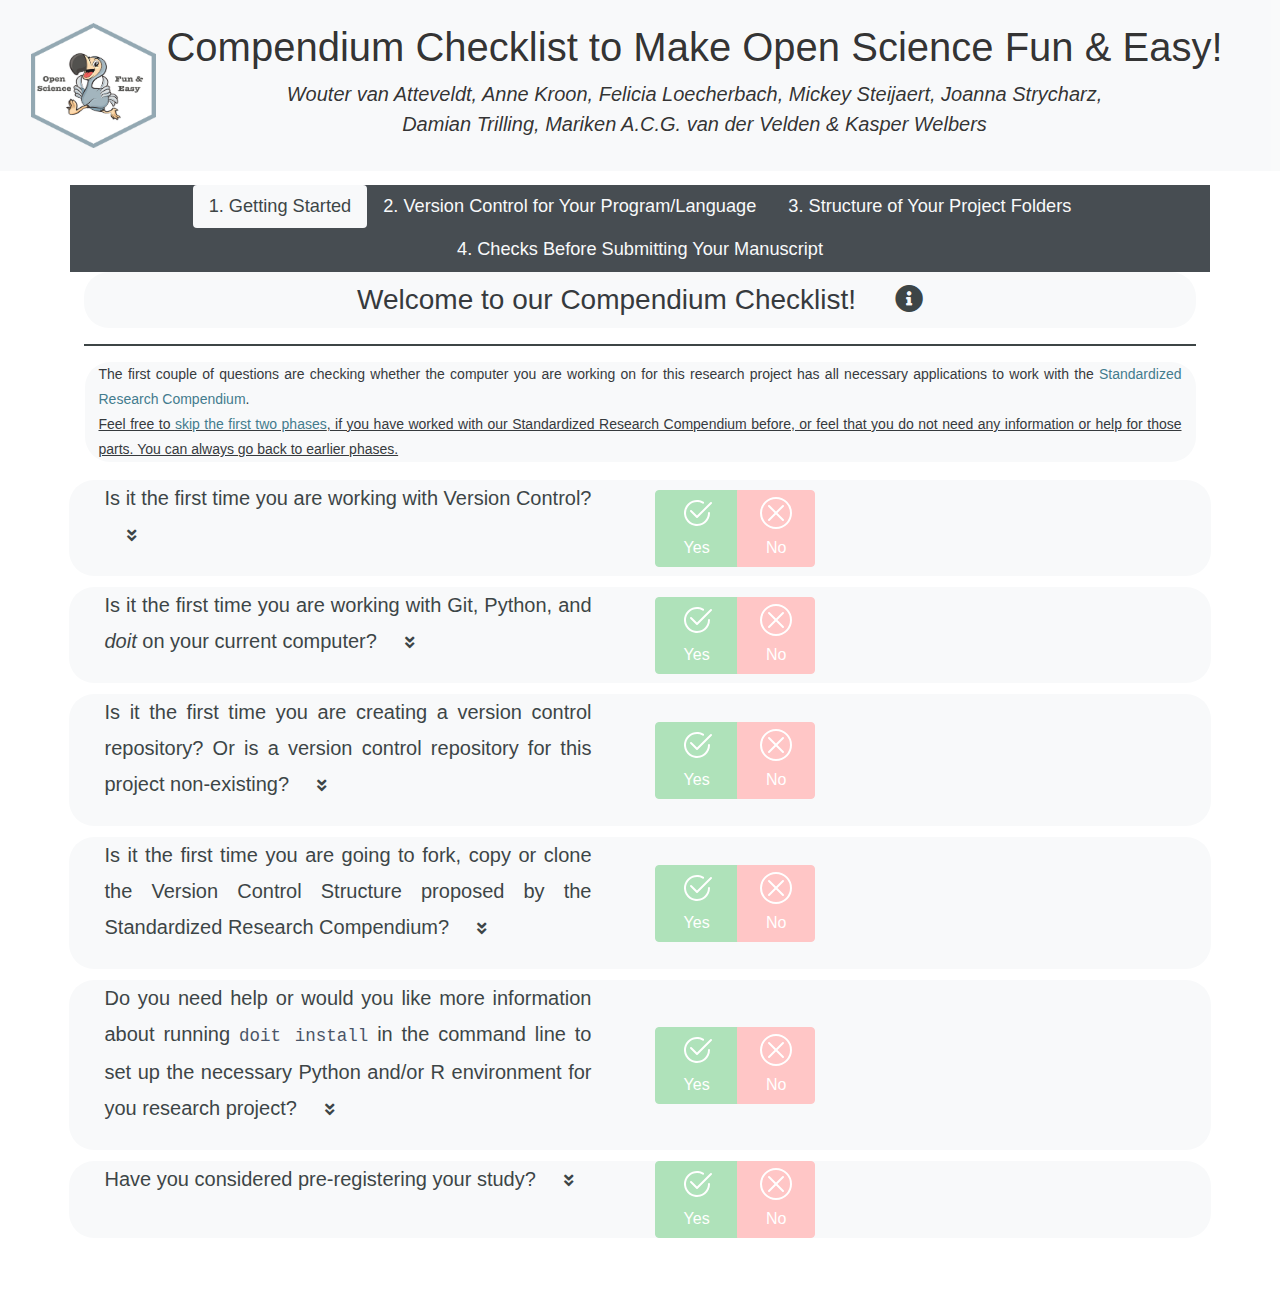
<file: index.html>
<!doctype html>
<html lang="en">
<head>
    <!-- Required meta tags -->
    <meta charset="utf-8">
    <meta name="viewport" content="width=device-width, initial-scale=1, shrink-to-fit=Yes">

    <!-- Bootstrap CSS -->
    <link rel="stylesheet" href="https://stackpath.bootstrapcdn.com/bootstrap/4.4.1/css/bootstrap.min.css" integrity="sha384-Vkoo8x4CGsO3+Hhxv8T/Q5PaXtkKtu6ug5TOeNV6gBiFeWPGFN9MuhOf23Q9Ifjh" crossorigin="anonymous">
    <!-- Fontawesome CSS -->
    <link rel="stylesheet" href="https://use.fontawesome.com/releases/v5.12.1/css/all.css" crossorigin="anonymous">
    <!-- Custom CSS -->
    <link rel="stylesheet"
    href="static/mystyle.css">

    <title>Open Science: Fun &amp Easy!</title>
</head>
<body>
<nav class="navbar navbar-expand-lg navbar-light bg-light">
    <a class="navbar-brand" href="https://github.com/vanatteveldt/compendium-checklist" target="_blank">
      <img src='static/dodo-sticker-1.png' width='125px' height='125px' align="left">
      <h1>Compendium Checklist to Make Open Science Fun &amp Easy!</h1>
      <i>Wouter van Atteveldt, Anne Kroon, Felicia Loecherbach, Mickey Steijaert, Joanna Strycharz,<br>
        Damian Trilling, Mariken A.C.G. van der Velden &amp Kasper Welbers </i> </a>
    <button class="navbar-toggler" type="button" data-toggle="collapse" data-target="#navbarSupportedContent" aria-controls="navbarSupportedContent" aria-expanded="true" aria-label="Toggle navigation">
        <span class="navbar-toggler-icon"></span>
    </button>

</nav>

<div class="container-fluid" style="padding-bottom: 1em; padding-top: 1em; padding-left: 5em; padding-right: 5em">
    <ul class="nav navbar-dark bg-dark nav-pills" style="padding-bottom: 0" role="tablist" id="topictabs">
        
        
        <li class="nav-item pill">
            <a class="nav-link active" id="pillphase1" data-toggle="tab" role="tab"
               href="#phase1" aria-controls="phase1" aria-selected="True">
                1. Getting Started
            </a>
        </li>
        
        <li class="nav-item pill">
            <a class="nav-link " id="pillphase2" data-toggle="tab" role="tab"
               href="#phase2" aria-controls="phase2" aria-selected="False">
                2. Version Control for Your Program/Language
            </a>
        </li>
        
        <li class="nav-item pill">
            <a class="nav-link " id="pillphase3" data-toggle="tab" role="tab"
               href="#phase3" aria-controls="phase3" aria-selected="False">
                3. Structure of Your Project Folders
            </a>
        </li>
        
        <li class="nav-item pill">
            <a class="nav-link " id="pillphase4" data-toggle="tab" role="tab"
               href="#phase4" aria-controls="phase4" aria-selected="False">
                4. Checks Before Submitting Your Manuscript
            </a>
        </li>
        
    </ul>

    <div class="tab-content" id="topictabscontent">
    
        <div class="tab-pane fade show active" id="phase1"
             role="tabpanel" aria-labelledby="phase1-tab" style="margin-left: 1em; margin-right: -1em;padding-right: 2em">
        
        <h3>Welcome to our Compendium Checklist! &nbsp; &nbsp;
          <a href="info.html"><i class="fas fa-info-circle" style="color:#293133;" target="_blank"></i></a> </h3>
        <hr />

        <p>
               The first couple of questions are checking whether the computer you are working on for this research project has all necessary
               applications to work with the <a href = "https://github.com/ccs-amsterdam/compendium" target="_blank"> Standardized Research Compendium</a>.
        <br>
               <ins>Feel free to <a href="#" onclick="skiptotab(3)">skip the first two phases</a>, if you have worked with our Standardized Research Compendium before,
                 or feel that you do not need any information or help for those parts. You can always go back to earlier phases.</ins>
        
        
          <div class="row mb-2 question " id="Q1_1">
            <div class="col-md-6 qquestion" style="padding-right: 2em">
              <div class="check-btn">
                <input id="myid_Q1_1" type="checkbox" >
                <label for="myid_Q1_1" class="clicker">
                  <p class="lead">
                    <b>Is it the first time you are working with Version Control? &nbsp; &nbsp;</b>
                    <i id = "arrow" class="fas fa-angle-double-down fa-xs" style="color:#293133;"></i>
                  </p>
                </label>
                <p class="hiddendiv">Version control is a system that records changes to a file or set of files over time so that you can recall or restore specific versions later. Working with a version control system increases the transparancy of your project. </p>

              </div>
            </div>
            <div class="col-md-2 qcheck">
              <div class="btn-group btn-group-toggle" data-toggle="buttons">
                <label class="btn btn-yes yes" onclick="toggle('Q1_1', true)">
                  <input type="radio" name="options" id="#Q1_1_yes" onclick="event.stopPropagation()">Yes
                </label>
                <label class="btn btn-no no" onclick="toggle('Q1_1', false)">
                  <input type="radio" name="options" id="#Q1_1_no" onclick="event.stopPropagation()">No
                </label>
              </div>
            </div>
            <div class="col-md-4 qadvice parent">
              <div class="collapse" id="Q1_1_no_advice">
                <p >I know version control and have worked with it before. </br> </br> If you want to (re)visit or look up some principles of working with version control, you can find a comprehensive documentation <a href="https://git-scm.com/book/en/v2/" target="_blank"> here</a>.</p>
              </div>
              <div class="collapse text-center children" id="Q1_1_yes_advice">
                <!-- Button to Open the Modal -->

                  <button type="button" class="btn btn-primary" data-toggle="modal" data-target="#Q1_1_q" >
                    <b> More Information</b>
                  </button>
                  

                <!-- The Modal -->
                <div class="modal fade" id="Q1_1_q">
                  <div class="modal-dialog modal-dialog-centered">
                    <div class="modal-content">
                      <!-- Modal Header -->
                      <div class="modal-header">
                        <h4 class="modal-title" id="Q1_1_info_box_header">Version control</h4>
                        <button type="button" class="close" data-dismiss="modal">&times;</button>
                      </div>
                      <!-- Modal body -->
                      <div class="modal-body">
                        <p>  When working on vast, collaborative scientific projects, keeping track of different versions of your work can be a burden. Still, it is important to store older versions - not only because you might want to revert changes later on in the process, but also because you want to get insight into what changes your coworkers made to your precious file. <br/> <br/> Luckily, there now exist digital version control systems, that make version control easy and understandable. Such version control systems save not only new files that you save to the system, but also the changes between the old and new version. This way, you can easily keep track of changes and revert to old versions (or even combine different "branches" of a file) as you please.  <br/><br/> Right now, the most popular software amongst scientists for doing this is Git, a prrogram that manages "repositories" (the "folder" with your project), which stores files and each file's revision history. <a href="https://github.com/" target="_blank"> Github.com </a> is an cloud web server which offers the opportunity to store your repository remotely, to easily collabore on projects with colleagues. A comprehensive documentation on getting started with Git can be found <a href="https://git-scm.com/book/en/v2/" target="_blank"> here</a>. </p>
                      </div>
                      <!-- Modal footer -->
                      <div class="modal-footer">
                        <button type="button" class="btn btn-secondary" data-dismiss="modal">Close</button>
                      </div>
                    </div>
                  </div>
                </div>
              </div>
            </div>
          </div>
        
          <div class="row mb-2 question " id="Q1_2">
            <div class="col-md-6 qquestion" style="padding-right: 2em">
              <div class="check-btn">
                <input id="myid_Q1_2" type="checkbox" >
                <label for="myid_Q1_2" class="clicker">
                  <p class="lead">
                    <b>Is it the first time you are working with Git, Python, and <em>doit</em> on your current computer? &nbsp; &nbsp;</b>
                    <i id = "arrow" class="fas fa-angle-double-down fa-xs" style="color:#293133;"></i>
                  </p>
                </label>
                <p class="hiddendiv">To work with the Standardized Research Compendium, you need to have Python Version XX, the package <em>doit</em>, and Git installed on your current computer. </p>

              </div>
            </div>
            <div class="col-md-2 qcheck">
              <div class="btn-group btn-group-toggle" data-toggle="buttons">
                <label class="btn btn-yes yes" onclick="toggle('Q1_2', true)">
                  <input type="radio" name="options" id="#Q1_2_yes" onclick="event.stopPropagation()">Yes
                </label>
                <label class="btn btn-no no" onclick="toggle('Q1_2', false)">
                  <input type="radio" name="options" id="#Q1_2_no" onclick="event.stopPropagation()">No
                </label>
              </div>
            </div>
            <div class="col-md-4 qadvice parent">
              <div class="collapse" id="Q1_2_no_advice">
                <p >I have all of this installed. </br> </br> If you want to look into the advantages of the combination of Git, Python and <em>doit</em>, have a look at <a href = "https://github.com/ccs-amsterdam/compendium" target="_blank"> our GitHub page</a>. </p>
              </div>
              <div class="collapse text-center children" id="Q1_2_yes_advice">
                <!-- Button to Open the Modal -->

                  <button type="button" class="btn btn-primary" data-toggle="modal" data-target="#Q1_2_q" >
                    <b> More Information</b>
                  </button>
                  

                <!-- The Modal -->
                <div class="modal fade" id="Q1_2_q">
                  <div class="modal-dialog modal-dialog-centered">
                    <div class="modal-content">
                      <!-- Modal Header -->
                      <div class="modal-header">
                        <h4 class="modal-title" id="Q1_2_info_box_header">Working from a Terminal</h4>
                        <button type="button" class="close" data-dismiss="modal">&times;</button>
                      </div>
                      <!-- Modal body -->
                      <div class="modal-body">
                        <p>  Add info for Windows, Mac and Linux. </p>
                      </div>
                      <!-- Modal footer -->
                      <div class="modal-footer">
                        <button type="button" class="btn btn-secondary" data-dismiss="modal">Close</button>
                      </div>
                    </div>
                  </div>
                </div>
              </div>
            </div>
          </div>
        
          <div class="row mb-2 question collapse" id="Q1_3">
            <div class="col-md-6 qquestion" style="margin-left: 2em; margin-right: -2em;padding-right: 2em">
              <div class="check-btn">
                <input id="myid_Q1_3" type="checkbox" >
                <label for="myid_Q1_3" class="clicker">
                  <p class="lead">
                    <b>Is this the first time you are working with Git on this computer? &nbsp; &nbsp;</b>
                    <i id = "arrow" class="fas fa-angle-double-down fa-xs" style="color:#293133;"></i>
                  </p>
                </label>
                <p class="hiddendiv"><a href="https://en.wikipedia.org/wiki/Git" target="_blank"> Git</a> is a distributed version-control system for tracking changes in source code during software development.</p>

              </div>
            </div>
            <div class="col-md-2 qcheck">
              <div class="btn-group btn-group-toggle" data-toggle="buttons">
                <label class="btn btn-yes yes" onclick="toggle('Q1_3', true)">
                  <input type="radio" name="options" id="#Q1_3_yes" onclick="event.stopPropagation()">Yes
                </label>
                <label class="btn btn-no no" onclick="toggle('Q1_3', false)">
                  <input type="radio" name="options" id="#Q1_3_no" onclick="event.stopPropagation()">No
                </label>
              </div>
            </div>
            <div class="col-md-4 qadvice parent">
              <div class="collapse" id="Q1_3_no_advice">
                <p >I have Git installed on this computer. </br> </br> You can find a comprehensive documentation of working with Git <a href="https://git-scm.com/book/en/v2/" target="_blank"> here</a>.</p>
              </div>
              <div class="collapse text-center children" id="Q1_3_yes_advice">
                <!-- Button to Open the Modal -->

                  <button type="button" class="btn btn-primary" data-toggle="modal" data-target="#Q1_3_q" >
                    <b> More Information</b>
                  </button>
                  
                  &nbsp; &nbsp;
                  <a class="btn btn-primary" href="https://github.com/vanatteveldt/compendium-checklist/blob/master/showme-tutorials/versioncontrol.md" target="_blank">
                    <b> Show me how</b>
                  </a>
                  

                <!-- The Modal -->
                <div class="modal fade" id="Q1_3_q">
                  <div class="modal-dialog modal-dialog-centered">
                    <div class="modal-content">
                      <!-- Modal Header -->
                      <div class="modal-header">
                        <h4 class="modal-title" id="Q1_3_info_box_header">Installing Git</h4>
                        <button type="button" class="close" data-dismiss="modal">&times;</button>
                      </div>
                      <!-- Modal body -->
                      <div class="modal-body">
                        <p>  Installing the digital version control system Git is easy - but works differently depending on your operating system.

Visit this webpage to find the specific installation manual for your operating system:
https://gist.github.com/derhuerst/1b15ff4652a867391f03 </p>
                      </div>
                      <!-- Modal footer -->
                      <div class="modal-footer">
                        <button type="button" class="btn btn-secondary" data-dismiss="modal">Close</button>
                      </div>
                    </div>
                  </div>
                </div>
              </div>
            </div>
          </div>
        
          <div class="row mb-2 question collapse" id="Q1_4">
            <div class="col-md-6 qquestion" style="margin-left: 2em; margin-right: -2em;padding-right: 2em">
              <div class="check-btn">
                <input id="myid_Q1_4" type="checkbox" >
                <label for="myid_Q1_4" class="clicker">
                  <p class="lead">
                    <b>Is this the first time you are working with Python version x on your current computer? &nbsp; &nbsp;</b>
                    <i id = "arrow" class="fas fa-angle-double-down fa-xs" style="color:#293133;"></i>
                  </p>
                </label>
                <p class="hiddendiv"><a href="https://en.wikipedia.org/wiki/History_of_Python" target="_blank"> Python has developed over time</a>, using different version can cause conflicts with the proposed workflow of the Standardized Research Compendium.</p>

              </div>
            </div>
            <div class="col-md-2 qcheck">
              <div class="btn-group btn-group-toggle" data-toggle="buttons">
                <label class="btn btn-yes yes" onclick="toggle('Q1_4', true)">
                  <input type="radio" name="options" id="#Q1_4_yes" onclick="event.stopPropagation()">Yes
                </label>
                <label class="btn btn-no no" onclick="toggle('Q1_4', false)">
                  <input type="radio" name="options" id="#Q1_4_no" onclick="event.stopPropagation()">No
                </label>
              </div>
            </div>
            <div class="col-md-4 qadvice parent">
              <div class="collapse" id="Q1_4_no_advice">
                <p >I have this Python version installed. </br> </br> You can find elaborate documentation on working with Python <a href="https://wiki.python.org/moin/" target="_blank">here</a>.</p>
              </div>
              <div class="collapse text-center children" id="Q1_4_yes_advice">
                <!-- Button to Open the Modal -->

                  <button type="button" class="btn btn-primary" data-toggle="modal" data-target="#Q1_4_q" >
                    <b> More Information</b>
                  </button>
                  
                  &nbsp; &nbsp;
                  <a class="btn btn-primary" href="https://github.com/vanatteveldt/compendium-checklist/blob/master/showme-tutorials/python.md" target="_blank">
                    <b> Show me how</b>
                  </a>
                  

                <!-- The Modal -->
                <div class="modal fade" id="Q1_4_q">
                  <div class="modal-dialog modal-dialog-centered">
                    <div class="modal-content">
                      <!-- Modal Header -->
                      <div class="modal-header">
                        <h4 class="modal-title" id="Q1_4_info_box_header">Installing Python</h4>
                        <button type="button" class="close" data-dismiss="modal">&times;</button>
                      </div>
                      <!-- Modal body -->
                      <div class="modal-body">
                        <p>  Python is a programming language that is used by professionals from a wide variety of fields to write software. In Python, many packages (small programs) are written that offer you a specific type of functionality, like the 'doit'-package that we use in the compendium. 

Visit this webpage to find the specific installation manual for your operating system:
https://wiki.python.org/moin/BeginnersGuide/Download </p>
                      </div>
                      <!-- Modal footer -->
                      <div class="modal-footer">
                        <button type="button" class="btn btn-secondary" data-dismiss="modal">Close</button>
                      </div>
                    </div>
                  </div>
                </div>
              </div>
            </div>
          </div>
        
          <div class="row mb-2 question collapse" id="Q1_5">
            <div class="col-md-6 qquestion" style="margin-left: 2em; margin-right: -2em;padding-right: 2em">
              <div class="check-btn">
                <input id="myid_Q1_5" type="checkbox" >
                <label for="myid_Q1_5" class="clicker">
                  <p class="lead">
                    <b>Is it the first time you will be working with the Python package <a href="https://pydoit.org/contents.html" target="_blank"> <em>doit</em></a> on the current computer? &nbsp; &nbsp;</b>
                    <i id = "arrow" class="fas fa-angle-double-down fa-xs" style="color:#293133;"></i>
                  </p>
                </label>
                <p class="hiddendiv"><em>doit</em> is a modern open-source build-tool written in python designed to be simple to use and flexible to deal with complex work-flows.</p>

              </div>
            </div>
            <div class="col-md-2 qcheck">
              <div class="btn-group btn-group-toggle" data-toggle="buttons">
                <label class="btn btn-yes yes" onclick="toggle('Q1_5', true)">
                  <input type="radio" name="options" id="#Q1_5_yes" onclick="event.stopPropagation()">Yes
                </label>
                <label class="btn btn-no no" onclick="toggle('Q1_5', false)">
                  <input type="radio" name="options" id="#Q1_5_no" onclick="event.stopPropagation()">No
                </label>
              </div>
            </div>
            <div class="col-md-4 qadvice parent">
              <div class="collapse" id="Q1_5_no_advice">
                <p >I have run <code>pip install doit</code> and thereby have installed <em>doit</em> on my computer. </br> </br> You can find more information on <em>doit</em> <a href="https://pydoit.org/" target="_blank">here</a>.</p>
              </div>
              <div class="collapse text-center children" id="Q1_5_yes_advice">
                <!-- Button to Open the Modal -->

                  <button type="button" class="btn btn-primary" data-toggle="modal" data-target="#Q1_5_q" >
                    <b> More Information</b>
                  </button>
                  
                  &nbsp; &nbsp;
                  <a class="btn btn-primary" href="https://github.com/vanatteveldt/compendium-checklist/blob/master/showme-tutorials/doit.md" target="_blank">
                    <b> Show me how</b>
                  </a>
                  

                <!-- The Modal -->
                <div class="modal fade" id="Q1_5_q">
                  <div class="modal-dialog modal-dialog-centered">
                    <div class="modal-content">
                      <!-- Modal Header -->
                      <div class="modal-header">
                        <h4 class="modal-title" id="Q1_5_info_box_header">Installing doit</h4>
                        <button type="button" class="close" data-dismiss="modal">&times;</button>
                      </div>
                      <!-- Modal body -->
                      <div class="modal-body">
                        <p>  Doit is a powerful automation tool Python package. Simply put, it is a package that enables you to define simple tasks for a program to perform (like building and maintaining a research compendium!). Visit this page for more information about doit: https://pydoit.org/index.html

To install doit, simply type "pip3 install doit" (Windows) or "sudo pip3 install doit" (Linux / Mac) in the terminal. 

Note: 'pip' is a package installer for Python, which mostly comes pre-installed with your Python version. If, for whatever reason, you have to (re-)install pip, visit this website for an installation guide for different systems: https://pip.pypa.io/en/stable/ </p>
                      </div>
                      <!-- Modal footer -->
                      <div class="modal-footer">
                        <button type="button" class="btn btn-secondary" data-dismiss="modal">Close</button>
                      </div>
                    </div>
                  </div>
                </div>
              </div>
            </div>
          </div>
        
          <div class="row mb-2 question " id="Q1_6">
            <div class="col-md-6 qquestion" style="padding-right: 2em">
              <div class="check-btn">
                <input id="myid_Q1_6" type="checkbox" >
                <label for="myid_Q1_6" class="clicker">
                  <p class="lead">
                    <b>Is it the first time you are creating a version control repository? Or is a version control repository for this project non-existing? &nbsp; &nbsp;</b>
                    <i id = "arrow" class="fas fa-angle-double-down fa-xs" style="color:#293133;"></i>
                  </p>
                </label>
                <p class="hiddendiv">Create a version control repository on <a href="https://github.com/" target="_blank">GitHub</a> or a similar provider, such as <a href="https://bitbucket.org/product" target="_blank"> Bitbucket</a>. Doing this from the start and using a version control repositoty to collaborate internally is a good strategy to ensure all needed data and scripts are always accessable. <a href="https://github.com/" target="_blank">GitHub</a> and other providers allow for private repositories for academic use. </p>

              </div>
            </div>
            <div class="col-md-2 qcheck">
              <div class="btn-group btn-group-toggle" data-toggle="buttons">
                <label class="btn btn-yes yes" onclick="toggle('Q1_6', true)">
                  <input type="radio" name="options" id="#Q1_6_yes" onclick="event.stopPropagation()">Yes
                </label>
                <label class="btn btn-no no" onclick="toggle('Q1_6', false)">
                  <input type="radio" name="options" id="#Q1_6_no" onclick="event.stopPropagation()">No
                </label>
              </div>
            </div>
            <div class="col-md-4 qadvice parent">
              <div class="collapse" id="Q1_6_no_advice">
                <p >I have created a version control repo.</br> </br> You can find a comprehensive documentation of working with a Git repo <a href="https://git-scm.com/book/en/v2/Git-Basics-Getting-a-Git-Repository" target="_blank"> here</a>.</p>
              </div>
              <div class="collapse text-center children" id="Q1_6_yes_advice">
                <!-- Button to Open the Modal -->

                  <button type="button" class="btn btn-primary" data-toggle="modal" data-target="#Q1_6_q" >
                    <b> More Information</b>
                  </button>
                  
                  &nbsp; &nbsp;
                  <a class="btn btn-primary" href="https://github.com/vanatteveldt/compendium-checklist/blob/master/showme-tutorials/myfirstgithub-page.md" target="_blank">
                    <b> Show me how</b>
                  </a>
                  

                <!-- The Modal -->
                <div class="modal fade" id="Q1_6_q">
                  <div class="modal-dialog modal-dialog-centered">
                    <div class="modal-content">
                      <!-- Modal Header -->
                      <div class="modal-header">
                        <h4 class="modal-title" id="Q1_6_info_box_header">The compendium structure</h4>
                        <button type="button" class="close" data-dismiss="modal">&times;</button>
                      </div>
                      <!-- Modal body -->
                      <div class="modal-body">
                        <p>  To make your project easily understandable and interpetable for others, we advise you to use our standardized research compendium for structuring your project. To do so, we explain you how to copy the blueprint for this structure in the next step.

If you still feel like creating your own folder structure, you can visit this webpage to learn how to create a Github repository: https://help.github.com/en/github/getting-started-with-github/create-a-repo </p>
                      </div>
                      <!-- Modal footer -->
                      <div class="modal-footer">
                        <button type="button" class="btn btn-secondary" data-dismiss="modal">Close</button>
                      </div>
                    </div>
                  </div>
                </div>
              </div>
            </div>
          </div>
        
          <div class="row mb-2 question " id="Q1_7">
            <div class="col-md-6 qquestion" style="padding-right: 2em">
              <div class="check-btn">
                <input id="myid_Q1_7" type="checkbox" >
                <label for="myid_Q1_7" class="clicker">
                  <p class="lead">
                    <b>Is it the first time you are going to fork, copy or clone the Version Control Structure proposed by the Standardized Research Compendium? &nbsp; &nbsp;</b>
                    <i id = "arrow" class="fas fa-angle-double-down fa-xs" style="color:#293133;"></i>
                  </p>
                </label>
                <p class="hiddendiv">You can find the Version Control Structure proposed by the Standardized Research Compendium on the <a href="https://github.com/ccs-amsterdam/compendium" target="_blank"> authors’ GitHub page</a>.</p>

              </div>
            </div>
            <div class="col-md-2 qcheck">
              <div class="btn-group btn-group-toggle" data-toggle="buttons">
                <label class="btn btn-yes yes" onclick="toggle('Q1_7', true)">
                  <input type="radio" name="options" id="#Q1_7_yes" onclick="event.stopPropagation()">Yes
                </label>
                <label class="btn btn-no no" onclick="toggle('Q1_7', false)">
                  <input type="radio" name="options" id="#Q1_7_no" onclick="event.stopPropagation()">No
                </label>
              </div>
            </div>
            <div class="col-md-4 qadvice parent">
              <div class="collapse" id="Q1_7_no_advice">
                <p >I have forked, copied or cloned the Version Control Structure from the authors’ Github page.. </br> </br> Here you can find a comprehensive documentation of <a href="https://git-scm.com/book/en/v2/GitHub-Contributing-to-a-Project" target="_blank"> forking</a>,<a href="https://git-scm.com/book/en/v2/Git-Basics-Getting-a-Git-Repository" target="_blank"> copying</a>, or <a href="https://git-scm.com/docs/git-clone" target="_blank"> cloning</a>.</p>
              </div>
              <div class="collapse text-center children" id="Q1_7_yes_advice">
                <!-- Button to Open the Modal -->

                  <button type="button" class="btn btn-primary" data-toggle="modal" data-target="#Q1_7_q" >
                    <b> More Information</b>
                  </button>
                  
                  &nbsp; &nbsp;
                  <a class="btn btn-primary" href="https://github.com/vanatteveldt/compendium-checklist/blob/master/showme-tutorials/myfirstgithub-page.md" target="_blank">
                    <b> Show me how</b>
                  </a>
                  

                <!-- The Modal -->
                <div class="modal fade" id="Q1_7_q">
                  <div class="modal-dialog modal-dialog-centered">
                    <div class="modal-content">
                      <!-- Modal Header -->
                      <div class="modal-header">
                        <h4 class="modal-title" id="Q1_7_info_box_header">Forking the compendium structure</h4>
                        <button type="button" class="close" data-dismiss="modal">&times;</button>
                      </div>
                      <!-- Modal body -->
                      <div class="modal-body">
                        <p>  By 'forking' a repository on Github, you simply make your own copy of the repository which you can subsequently edit as you see fit. We advise you to fork the basic folder structure template from Github, to ensure that your project adheres to the standardized folder structure. You can find the template here: https://github.com/ccs-amsterdam/compendium

To fork the template, go to the template page and click 'Fork' button on the top right corner of the screen. </p>
                      </div>
                      <!-- Modal footer -->
                      <div class="modal-footer">
                        <button type="button" class="btn btn-secondary" data-dismiss="modal">Close</button>
                      </div>
                    </div>
                  </div>
                </div>
              </div>
            </div>
          </div>
        
          <div class="row mb-2 question " id="Q1_8">
            <div class="col-md-6 qquestion" style="padding-right: 2em">
              <div class="check-btn">
                <input id="myid_Q1_8" type="checkbox" >
                <label for="myid_Q1_8" class="clicker">
                  <p class="lead">
                    <b>Do you need help or would you like more information about running <code>doit install</code> in the command line to set up the necessary Python and/or R environment for you research project? &nbsp; &nbsp;</b>
                    <i id = "arrow" class="fas fa-angle-double-down fa-xs" style="color:#293133;"></i>
                  </p>
                </label>
                <p class="hiddendiv">For the workflow, <code> doit install </code> is essential for the workflow of the Standardized Research Compendium. This will set up the necessary Python and/or R environment.</p>

              </div>
            </div>
            <div class="col-md-2 qcheck">
              <div class="btn-group btn-group-toggle" data-toggle="buttons">
                <label class="btn btn-yes yes" onclick="toggle('Q1_8', true)">
                  <input type="radio" name="options" id="#Q1_8_yes" onclick="event.stopPropagation()">Yes
                </label>
                <label class="btn btn-no no" onclick="toggle('Q1_8', false)">
                  <input type="radio" name="options" id="#Q1_8_no" onclick="event.stopPropagation()">No
                </label>
              </div>
            </div>
            <div class="col-md-4 qadvice parent">
              <div class="collapse" id="Q1_8_no_advice">
                <p >I have run <code>doit install</code> or know how to do it.</br> </br> You can find more information on installing <em>doit</em> <a href="https://pydoit.org/install.html" target="_blank">here</a>.</p>
              </div>
              <div class="collapse text-center children" id="Q1_8_yes_advice">
                <!-- Button to Open the Modal -->

                  <button type="button" class="btn btn-primary" data-toggle="modal" data-target="#Q1_8_q" >
                    <b> More Information</b>
                  </button>
                  
                  &nbsp; &nbsp;
                  <a class="btn btn-primary" href="https://github.com/vanatteveldt/compendium-checklist/blob/master/showme-tutorials/doit.md" target="_blank">
                    <b> Show me how</b>
                  </a>
                  

                <!-- The Modal -->
                <div class="modal fade" id="Q1_8_q">
                  <div class="modal-dialog modal-dialog-centered">
                    <div class="modal-content">
                      <!-- Modal Header -->
                      <div class="modal-header">
                        <h4 class="modal-title" id="Q1_8_info_box_header">Run doit install</h4>
                        <button type="button" class="close" data-dismiss="modal">&times;</button>
                      </div>
                      <!-- Modal body -->
                      <div class="modal-body">
                        <p>  To get your repository up and running, you have to access the doit package to install all neccessary Python and/or R components to have your project all set up.

This is done simply by opening your terminal, nagivating to your repository and running "doit install". </p>
                      </div>
                      <!-- Modal footer -->
                      <div class="modal-footer">
                        <button type="button" class="btn btn-secondary" data-dismiss="modal">Close</button>
                      </div>
                    </div>
                  </div>
                </div>
              </div>
            </div>
          </div>
        
          <div class="row mb-2 question " id="Q1_9">
            <div class="col-md-6 qquestion" style="padding-right: 2em">
              <div class="check-btn">
                <input id="myid_Q1_9" type="checkbox" >
                <label for="myid_Q1_9" class="clicker">
                  <p class="lead">
                    <b>Have you considered pre-registering your study? &nbsp; &nbsp;</b>
                    <i id = "arrow" class="fas fa-angle-double-down fa-xs" style="color:#293133;"></i>
                  </p>
                </label>
                <p class="hiddendiv">Preregistration is the practice of documenting your research plan at the beginning of your study and storing that plan in a read-only public repository. For an overview of registry services, see <a href="https://osf.io/registries" target="_blank"> OSF Registries</a>.</p>

              </div>
            </div>
            <div class="col-md-2 qcheck">
              <div class="btn-group btn-group-toggle" data-toggle="buttons">
                <label class="btn btn-yes yes" onclick="toggle('Q1_9', true)">
                  <input type="radio" name="options" id="#Q1_9_yes" onclick="event.stopPropagation()">Yes
                </label>
                <label class="btn btn-no no" onclick="toggle('Q1_9', false)">
                  <input type="radio" name="options" id="#Q1_9_no" onclick="event.stopPropagation()">No
                </label>
              </div>
            </div>
            <div class="col-md-4 qadvice parent">
              <div class="collapse" id="Q1_9_no_advice">
                <p >Pre-registration is not applicable for my study (anymore). </br> </br> For research that uses existing datasets, there is an increased risk of analysts being biased by preliminary trends in the dataset. <a href="https://osf.io/x4gzt/" target="_blank"> This page</a> provides a framework for preregistering studies that use existing data. </p>
              </div>
              <div class="collapse text-center children" id="Q1_9_yes_advice">
                <!-- Button to Open the Modal -->

                  <button type="button" class="btn btn-primary" data-toggle="modal" data-target="#Q1_9_q" >
                    <b> More Information</b>
                  </button>
                  
                  &nbsp; &nbsp;
                  <a class="btn btn-primary" href="https://github.com/vanatteveldt/compendium-checklist/blob/master/showme-tutorials/preregistration.md" target="_blank">
                    <b> Show me how</b>
                  </a>
                  

                <!-- The Modal -->
                <div class="modal fade" id="Q1_9_q">
                  <div class="modal-dialog modal-dialog-centered">
                    <div class="modal-content">
                      <!-- Modal Header -->
                      <div class="modal-header">
                        <h4 class="modal-title" id="Q1_9_info_box_header"></h4>
                        <button type="button" class="close" data-dismiss="modal">&times;</button>
                      </div>
                      <!-- Modal body -->
                      <div class="modal-body">
                        <p>   </p>
                      </div>
                      <!-- Modal footer -->
                      <div class="modal-footer">
                        <button type="button" class="btn btn-secondary" data-dismiss="modal">Close</button>
                      </div>
                    </div>
                  </div>
                </div>
              </div>
            </div>
          </div>
        
        </div>
      
        <div class="tab-pane fade " id="phase2"
             role="tabpanel" aria-labelledby="phase2-tab" style="margin-left: 1em; margin-right: -1em;padding-right: 2em">
        
          <h3>Set-Up Your Project's Version Control!</h3> <hr />
          <p>These questions allow you to set up the version control for the program and/or language you are working with when conducting your research.
               If you think you do not need any explanations regarding this part, <a href="#" onclick="skiptotab(3)">you can just skip it</a>. </p>
       
        
          <div class="row mb-2 question " id="Q2_0">
            <div class="col-md-6 qquestion" style="padding-right: 2em">
              <div class="check-btn">
                <input id="myid_Q2_0" type="checkbox" >
                <label for="myid_Q2_0" class="clicker">
                  <p class="lead">
                    <b>Does your project use Python? &nbsp; &nbsp;</b>
                    <i id = "arrow" class="fas fa-angle-double-down fa-xs" style="color:#293133;"></i>
                  </p>
                </label>
                <p class="hiddendiv"><a href="https://www.python.org/" target="_blank">Python</a>  is an interpreted, high-level, general-purpose programming language.</p>

              </div>
            </div>
            <div class="col-md-2 qcheck">
              <div class="btn-group btn-group-toggle" data-toggle="buttons">
                <label class="btn btn-yes yes" onclick="toggle('Q2_0', true)">
                  <input type="radio" name="options" id="#Q2_0_yes" onclick="event.stopPropagation()">Yes
                </label>
                <label class="btn btn-no no" onclick="toggle('Q2_0', false)">
                  <input type="radio" name="options" id="#Q2_0_no" onclick="event.stopPropagation()">No
                </label>
              </div>
            </div>
            <div class="col-md-4 qadvice parent">
              <div class="collapse" id="Q2_0_no_advice">
                <p ></p>
              </div>
              <div class="collapse text-center children" id="Q2_0_yes_advice">
                <!-- Button to Open the Modal -->

                  <button type="button" class="btn btn-primary" data-toggle="modal" data-target="#Q2_0_q" >
                    <b> More Information</b>
                  </button>
                  

                <!-- The Modal -->
                <div class="modal fade" id="Q2_0_q">
                  <div class="modal-dialog modal-dialog-centered">
                    <div class="modal-content">
                      <!-- Modal Header -->
                      <div class="modal-header">
                        <h4 class="modal-title" id="Q2_0_info_box_header"></h4>
                        <button type="button" class="close" data-dismiss="modal">&times;</button>
                      </div>
                      <!-- Modal body -->
                      <div class="modal-body">
                        <p>   </p>
                      </div>
                      <!-- Modal footer -->
                      <div class="modal-footer">
                        <button type="button" class="btn btn-secondary" data-dismiss="modal">Close</button>
                      </div>
                    </div>
                  </div>
                </div>
              </div>
            </div>
          </div>
        
          <div class="row mb-2 question collapse" id="Q2_1">
            <div class="col-md-6 qquestion" style="margin-left: 2em; margin-right: -2em;padding-right: 2em">
              <div class="check-btn">
                <input id="myid_Q2_1" type="checkbox" >
                <label for="myid_Q2_1" class="clicker">
                  <p class="lead">
                    <b>Do you need help with <a href="https://packaging.python.org/guides/installing-using-pip-and-virtual-environments/" target="_blank">activating the environment</a> for version control of the package? &nbsp; &nbsp;</b>
                    <i id = "arrow" class="fas fa-angle-double-down fa-xs" style="color:#293133;"></i>
                  </p>
                </label>
                <p class="hiddendiv">Explain <code>dodo.py</code></p>

              </div>
            </div>
            <div class="col-md-2 qcheck">
              <div class="btn-group btn-group-toggle" data-toggle="buttons">
                <label class="btn btn-yes yes" onclick="toggle('Q2_1', true)">
                  <input type="radio" name="options" id="#Q2_1_yes" onclick="event.stopPropagation()">Yes
                </label>
                <label class="btn btn-no no" onclick="toggle('Q2_1', false)">
                  <input type="radio" name="options" id="#Q2_1_no" onclick="event.stopPropagation()">No
                </label>
              </div>
            </div>
            <div class="col-md-4 qadvice parent">
              <div class="collapse" id="Q2_1_no_advice">
                <p >I need help with it.</p>
              </div>
              <div class="collapse text-center children" id="Q2_1_yes_advice">
                <!-- Button to Open the Modal -->

                  <button type="button" class="btn btn-primary" data-toggle="modal" data-target="#Q2_1_q" >
                    <b> More Information</b>
                  </button>
                  

                <!-- The Modal -->
                <div class="modal fade" id="Q2_1_q">
                  <div class="modal-dialog modal-dialog-centered">
                    <div class="modal-content">
                      <!-- Modal Header -->
                      <div class="modal-header">
                        <h4 class="modal-title" id="Q2_1_info_box_header"></h4>
                        <button type="button" class="close" data-dismiss="modal">&times;</button>
                      </div>
                      <!-- Modal body -->
                      <div class="modal-body">
                        <p>   </p>
                      </div>
                      <!-- Modal footer -->
                      <div class="modal-footer">
                        <button type="button" class="btn btn-secondary" data-dismiss="modal">Close</button>
                      </div>
                    </div>
                  </div>
                </div>
              </div>
            </div>
          </div>
        
          <div class="row mb-2 question " id="Q2_2">
            <div class="col-md-6 qquestion" style="padding-right: 2em">
              <div class="check-btn">
                <input id="myid_Q2_2" type="checkbox" >
                <label for="myid_Q2_2" class="clicker">
                  <p class="lead">
                    <b>Does your project use R? &nbsp; &nbsp;</b>
                    <i id = "arrow" class="fas fa-angle-double-down fa-xs" style="color:#293133;"></i>
                  </p>
                </label>
                <p class="hiddendiv"><a href="https://www.r-project.org/about.html" target="_blank">R</a> is a programming language for statistical computing and graphics. If you are a beginning user of R, please visit the <a href="https://github.com/ccs-amsterdam/r-course-material" target="_blank">CCS GitHub page</a> for tutorials.</p>

              </div>
            </div>
            <div class="col-md-2 qcheck">
              <div class="btn-group btn-group-toggle" data-toggle="buttons">
                <label class="btn btn-yes yes" onclick="toggle('Q2_2', true)">
                  <input type="radio" name="options" id="#Q2_2_yes" onclick="event.stopPropagation()">Yes
                </label>
                <label class="btn btn-no no" onclick="toggle('Q2_2', false)">
                  <input type="radio" name="options" id="#Q2_2_no" onclick="event.stopPropagation()">No
                </label>
              </div>
            </div>
            <div class="col-md-4 qadvice parent">
              <div class="collapse" id="Q2_2_no_advice">
                <p ></p>
              </div>
              <div class="collapse text-center children" id="Q2_2_yes_advice">
                <!-- Button to Open the Modal -->

                  <button type="button" class="btn btn-primary" data-toggle="modal" data-target="#Q2_2_q" >
                    <b> More Information</b>
                  </button>
                  

                <!-- The Modal -->
                <div class="modal fade" id="Q2_2_q">
                  <div class="modal-dialog modal-dialog-centered">
                    <div class="modal-content">
                      <!-- Modal Header -->
                      <div class="modal-header">
                        <h4 class="modal-title" id="Q2_2_info_box_header"></h4>
                        <button type="button" class="close" data-dismiss="modal">&times;</button>
                      </div>
                      <!-- Modal body -->
                      <div class="modal-body">
                        <p>   </p>
                      </div>
                      <!-- Modal footer -->
                      <div class="modal-footer">
                        <button type="button" class="btn btn-secondary" data-dismiss="modal">Close</button>
                      </div>
                    </div>
                  </div>
                </div>
              </div>
            </div>
          </div>
        
          <div class="row mb-2 question collapse" id="Q2_3">
            <div class="col-md-6 qquestion" style="margin-left: 2em; margin-right: -2em;padding-right: 2em">
              <div class="check-btn">
                <input id="myid_Q2_3" type="checkbox" >
                <label for="myid_Q2_3" class="clicker">
                  <p class="lead">
                    <b>Is it the first you will be working with the <em>packrat</em> package? &nbsp; &nbsp;</b>
                    <i id = "arrow" class="fas fa-angle-double-down fa-xs" style="color:#293133;"></i>
                  </p>
                </label>
                <p class="hiddendiv"><a href="https://rstudio.github.io/packrat/" target="_blank"><em>packrat</em></a> is a dependency management system for R packages.</p>

              </div>
            </div>
            <div class="col-md-2 qcheck">
              <div class="btn-group btn-group-toggle" data-toggle="buttons">
                <label class="btn btn-yes yes" onclick="toggle('Q2_3', true)">
                  <input type="radio" name="options" id="#Q2_3_yes" onclick="event.stopPropagation()">Yes
                </label>
                <label class="btn btn-no no" onclick="toggle('Q2_3', false)">
                  <input type="radio" name="options" id="#Q2_3_no" onclick="event.stopPropagation()">No
                </label>
              </div>
            </div>
            <div class="col-md-4 qadvice parent">
              <div class="collapse" id="Q2_3_no_advice">
                <p >I have installed <em>packrat</em> or worked with it before. </br> </br> You can find information about the <em>packrat</em> package <a href="https://cran.r-project.org/web/packages/packrat/index.html" target="_blank">here</a>, or you can visit the short online tutorial  <a href="https://rstudio.github.io/packrat/" target="_blank">here</a> to revisit some of the <em>packrat</em> principles.</p>
              </div>
              <div class="collapse text-center children" id="Q2_3_yes_advice">
                <!-- Button to Open the Modal -->

                  <button type="button" class="btn btn-primary" data-toggle="modal" data-target="#Q2_3_q" >
                    <b> More Information</b>
                  </button>
                  
                  &nbsp; &nbsp;
                  <a class="btn btn-primary" href="https://github.com/vanatteveldt/compendium-checklist/blob/master/showme-tutorials/packrat.md" target="_blank">
                    <b> Show me how</b>
                  </a>
                  

                <!-- The Modal -->
                <div class="modal fade" id="Q2_3_q">
                  <div class="modal-dialog modal-dialog-centered">
                    <div class="modal-content">
                      <!-- Modal Header -->
                      <div class="modal-header">
                        <h4 class="modal-title" id="Q2_3_info_box_header"></h4>
                        <button type="button" class="close" data-dismiss="modal">&times;</button>
                      </div>
                      <!-- Modal body -->
                      <div class="modal-body">
                        <p>   </p>
                      </div>
                      <!-- Modal footer -->
                      <div class="modal-footer">
                        <button type="button" class="btn btn-secondary" data-dismiss="modal">Close</button>
                      </div>
                    </div>
                  </div>
                </div>
              </div>
            </div>
          </div>
        
          <div class="row mb-2 question " id="Q2_4">
            <div class="col-md-6 qquestion" style="padding-right: 2em">
              <div class="check-btn">
                <input id="myid_Q2_4" type="checkbox" >
                <label for="myid_Q2_4" class="clicker">
                  <p class="lead">
                    <b>Does your project use another – not open source – analysis language? &nbsp; &nbsp;</b>
                    <i id = "arrow" class="fas fa-angle-double-down fa-xs" style="color:#293133;"></i>
                  </p>
                </label>
                <p class="hiddendiv">If you used SPSS/Stata/SAS/MatLab/Atlas TI or anything else.</p>

              </div>
            </div>
            <div class="col-md-2 qcheck">
              <div class="btn-group btn-group-toggle" data-toggle="buttons">
                <label class="btn btn-yes yes" onclick="toggle('Q2_4', true)">
                  <input type="radio" name="options" id="#Q2_4_yes" onclick="event.stopPropagation()">Yes
                </label>
                <label class="btn btn-no no" onclick="toggle('Q2_4', false)">
                  <input type="radio" name="options" id="#Q2_4_no" onclick="event.stopPropagation()">No
                </label>
              </div>
            </div>
            <div class="col-md-4 qadvice parent">
              <div class="collapse" id="Q2_4_no_advice">
                <p ></p>
              </div>
              <div class="collapse text-center children" id="Q2_4_yes_advice">
                <!-- Button to Open the Modal -->

                  <button type="button" class="btn btn-primary" data-toggle="modal" data-target="#Q2_4_q" >
                    <b> More Information</b>
                  </button>
                  

                <!-- The Modal -->
                <div class="modal fade" id="Q2_4_q">
                  <div class="modal-dialog modal-dialog-centered">
                    <div class="modal-content">
                      <!-- Modal Header -->
                      <div class="modal-header">
                        <h4 class="modal-title" id="Q2_4_info_box_header">Other programs and Compendium</h4>
                        <button type="button" class="close" data-dismiss="modal">&times;</button>
                      </div>
                      <!-- Modal body -->
                      <div class="modal-body">
                        <p>  Add what to do to make the compendium reproducible </p>
                      </div>
                      <!-- Modal footer -->
                      <div class="modal-footer">
                        <button type="button" class="btn btn-secondary" data-dismiss="modal">Close</button>
                      </div>
                    </div>
                  </div>
                </div>
              </div>
            </div>
          </div>
        
          <div class="row mb-2 question collapse" id="Q2_5">
            <div class="col-md-6 qquestion" style="margin-left: 2em; margin-right: -2em;padding-right: 2em">
              <div class="check-btn">
                <input id="myid_Q2_5" type="checkbox" >
                <label for="myid_Q2_5" class="clicker">
                  <p class="lead">
                    <b>Do you install any extensions when cleaning, processing and/or analyzing the data in your research project? &nbsp; &nbsp;</b>
                    <i id = "arrow" class="fas fa-angle-double-down fa-xs" style="color:#293133;"></i>
                  </p>
                </label>
                <p class="hiddendiv">Proprietary data refers to any set of statistics, information, or documentation which is controlled solely by you or a third party. The data is typically protected by copyright law, trade secret laws, and even by patent agreement, in some cases.</p>

              </div>
            </div>
            <div class="col-md-2 qcheck">
              <div class="btn-group btn-group-toggle" data-toggle="buttons">
                <label class="btn btn-yes yes" onclick="toggle('Q2_5', true)">
                  <input type="radio" name="options" id="#Q2_5_yes" onclick="event.stopPropagation()">Yes
                </label>
                <label class="btn btn-no no" onclick="toggle('Q2_5', false)">
                  <input type="radio" name="options" id="#Q2_5_no" onclick="event.stopPropagation()">No
                </label>
              </div>
            </div>
            <div class="col-md-4 qadvice parent">
              <div class="collapse" id="Q2_5_no_advice">
                <p >I have not installed any extensions.</p>
              </div>
              <div class="collapse text-center children" id="Q2_5_yes_advice">
                <!-- Button to Open the Modal -->

                  <button type="button" class="btn btn-primary" data-toggle="modal" data-target="#Q2_5_q" >
                    <b> More Information</b>
                  </button>
                  

                <!-- The Modal -->
                <div class="modal fade" id="Q2_5_q">
                  <div class="modal-dialog modal-dialog-centered">
                    <div class="modal-content">
                      <!-- Modal Header -->
                      <div class="modal-header">
                        <h4 class="modal-title" id="Q2_5_info_box_header"></h4>
                        <button type="button" class="close" data-dismiss="modal">&times;</button>
                      </div>
                      <!-- Modal body -->
                      <div class="modal-body">
                        <p>   </p>
                      </div>
                      <!-- Modal footer -->
                      <div class="modal-footer">
                        <button type="button" class="btn btn-secondary" data-dismiss="modal">Close</button>
                      </div>
                    </div>
                  </div>
                </div>
              </div>
            </div>
          </div>
        
        </div>
      
        <div class="tab-pane fade " id="phase3"
             role="tabpanel" aria-labelledby="phase3-tab" style="margin-left: 1em; margin-right: -1em;padding-right: 2em">
        
          <h3>Set-Up Your Project's Folder Structure!</h3> <hr />
          <p>These questions allow you to set up the folder structure for your project. </p>
       
        
          <div class="row mb-2 question " id="Q3_1">
            <div class="col-md-6 qquestion" style="padding-right: 2em">
              <div class="check-btn">
                <input id="myid_Q3_1" type="checkbox" >
                <label for="myid_Q3_1" class="clicker">
                  <p class="lead">
                    <b>Are multiple researchers involved in this project? &nbsp; &nbsp;</b>
                    <i id = "arrow" class="fas fa-angle-double-down fa-xs" style="color:#293133;"></i>
                  </p>
                </label>
                <p class="hiddendiv">Regardless of whether you work alone or in a team, commit early, commit often: Don’t procrastinate with adding code or material to GitHub. At a minimum, push changes after every day, but ideally after every coherent change, even if it is work in progress.</p>

              </div>
            </div>
            <div class="col-md-2 qcheck">
              <div class="btn-group btn-group-toggle" data-toggle="buttons">
                <label class="btn btn-yes yes" onclick="toggle('Q3_1', true)">
                  <input type="radio" name="options" id="#Q3_1_yes" onclick="event.stopPropagation()">Yes
                </label>
                <label class="btn btn-no no" onclick="toggle('Q3_1', false)">
                  <input type="radio" name="options" id="#Q3_1_no" onclick="event.stopPropagation()">No
                </label>
              </div>
            </div>
            <div class="col-md-4 qadvice parent">
              <div class="collapse" id="Q3_1_no_advice">
                <p >If you work on a project on your own, it is very crucial that you commit the changes that you make to your project early and often. This way you can keep track of what you are doing, make sure no data or code is lost and have the ability to work on your project from anywhere. You can find more information on what that is and how to do it <a href="https://git-scm.com/book/en/v2/Git-Basics-Recording-Changes-to-the-Repository" target="_blank">here</a> and <a href="https://git-scm.com/book/en/v2/Git-Basics-Viewing-the-Commit-History" target="_blank">here</a>.</p>
              </div>
              <div class="collapse text-center children" id="Q3_1_yes_advice">
                <!-- Button to Open the Modal -->

                  <button type="button" class="btn btn-primary" data-toggle="modal" data-target="#Q3_1_q" >
                    <b> More Information</b>
                  </button>
                  

                <!-- The Modal -->
                <div class="modal fade" id="Q3_1_q">
                  <div class="modal-dialog modal-dialog-centered">
                    <div class="modal-content">
                      <!-- Modal Header -->
                      <div class="modal-header">
                        <h4 class="modal-title" id="Q3_1_info_box_header"></h4>
                        <button type="button" class="close" data-dismiss="modal">&times;</button>
                      </div>
                      <!-- Modal body -->
                      <div class="modal-body">
                        <p>   </p>
                      </div>
                      <!-- Modal footer -->
                      <div class="modal-footer">
                        <button type="button" class="btn btn-secondary" data-dismiss="modal">Close</button>
                      </div>
                    </div>
                  </div>
                </div>
              </div>
            </div>
          </div>
        
          <div class="row mb-2 question " id="Q3_2">
            <div class="col-md-6 qquestion" style="padding-right: 2em">
              <div class="check-btn">
                <input id="myid_Q3_2" type="checkbox" >
                <label for="myid_Q3_2" class="clicker">
                  <p class="lead">
                    <b>Do you work with proprietary data? &nbsp; &nbsp;</b>
                    <i id = "arrow" class="fas fa-angle-double-down fa-xs" style="color:#293133;"></i>
                  </p>
                </label>
                <p class="hiddendiv">The data that you used for your project is owned by an individual or organization and is important enough to give them a competitive advantage. This could for example be usage data from a social network site or text from newspaper articles. This data is not open to the public and you thus need to take extra measures before you make your GitHub public to not violate any laws. </p>

              </div>
            </div>
            <div class="col-md-2 qcheck">
              <div class="btn-group btn-group-toggle" data-toggle="buttons">
                <label class="btn btn-yes yes" onclick="toggle('Q3_2', true)">
                  <input type="radio" name="options" id="#Q3_2_yes" onclick="event.stopPropagation()">Yes
                </label>
                <label class="btn btn-no no" onclick="toggle('Q3_2', false)">
                  <input type="radio" name="options" id="#Q3_2_no" onclick="event.stopPropagation()">No
                </label>
              </div>
            </div>
            <div class="col-md-4 qadvice parent">
              <div class="collapse" id="Q3_2_no_advice">
                <p >I do not work with proprietary data.</p>
              </div>
              <div class="collapse text-center children" id="Q3_2_yes_advice">
                <!-- Button to Open the Modal -->

                  <button type="button" class="btn btn-primary" data-toggle="modal" data-target="#Q3_2_q" >
                    <b> More Information</b>
                  </button>
                  

                <!-- The Modal -->
                <div class="modal fade" id="Q3_2_q">
                  <div class="modal-dialog modal-dialog-centered">
                    <div class="modal-content">
                      <!-- Modal Header -->
                      <div class="modal-header">
                        <h4 class="modal-title" id="Q3_2_info_box_header"></h4>
                        <button type="button" class="close" data-dismiss="modal">&times;</button>
                      </div>
                      <!-- Modal body -->
                      <div class="modal-body">
                        <p>   </p>
                      </div>
                      <!-- Modal footer -->
                      <div class="modal-footer">
                        <button type="button" class="btn btn-secondary" data-dismiss="modal">Close</button>
                      </div>
                    </div>
                  </div>
                </div>
              </div>
            </div>
          </div>
        
          <div class="row mb-2 question " id="Q3_3">
            <div class="col-md-6 qquestion" style="padding-right: 2em">
              <div class="check-btn">
                <input id="myid_Q3_3" type="checkbox" >
                <label for="myid_Q3_3" class="clicker">
                  <p class="lead">
                    <b>Do you want to encrypt your data? &nbsp; &nbsp;</b>
                    <i id = "arrow" class="fas fa-angle-double-down fa-xs" style="color:#293133;"></i>
                  </p>
                </label>
                <p class="hiddendiv">Data encryption translates data into another form, or code, so that only people with access to a secret key (formally called a decryption key) or password can read it. Encrypted data is commonly referred to as ciphertext, while unencrypted data is called plaintext. Currently, encryption is one of the most popular and effective data security methods used by organizations. Source: <a href="https://digitalguardian.com/blog/what-data-encryption" target="_blank">The Guardian</a> </br></br> Your data should be encrypted if it is not possible to share your data openly, either because it is proprietary or because it includes sensitive information that cannot be made public as plain text. If you are not sure about matters of encryption and what data need to be encrypted, you should first consult the ethical board of your research institution. </p>

              </div>
            </div>
            <div class="col-md-2 qcheck">
              <div class="btn-group btn-group-toggle" data-toggle="buttons">
                <label class="btn btn-yes yes" onclick="toggle('Q3_3', true)">
                  <input type="radio" name="options" id="#Q3_3_yes" onclick="event.stopPropagation()">Yes
                </label>
                <label class="btn btn-no no" onclick="toggle('Q3_3', false)">
                  <input type="radio" name="options" id="#Q3_3_no" onclick="event.stopPropagation()">No
                </label>
              </div>
            </div>
            <div class="col-md-4 qadvice parent">
              <div class="collapse" id="Q3_3_no_advice">
                <p >Encryption is not needed for the type of data I work with. </p>
              </div>
              <div class="collapse text-center children" id="Q3_3_yes_advice">
                <!-- Button to Open the Modal -->

                  <button type="button" class="btn btn-primary" data-toggle="modal" data-target="#Q3_3_q" >
                    <b> More Information</b>
                  </button>
                  
                  &nbsp; &nbsp;
                  <a class="btn btn-primary" href="https://github.com/vanatteveldt/compendium-checklist/blob/master/showme-tutorials/encrypt-data.md" target="_blank">
                    <b> Show me how</b>
                  </a>
                  

                <!-- The Modal -->
                <div class="modal fade" id="Q3_3_q">
                  <div class="modal-dialog modal-dialog-centered">
                    <div class="modal-content">
                      <!-- Modal Header -->
                      <div class="modal-header">
                        <h4 class="modal-title" id="Q3_3_info_box_header"></h4>
                        <button type="button" class="close" data-dismiss="modal">&times;</button>
                      </div>
                      <!-- Modal body -->
                      <div class="modal-body">
                        <p>  



 </p>
                      </div>
                      <!-- Modal footer -->
                      <div class="modal-footer">
                        <button type="button" class="btn btn-secondary" data-dismiss="modal">Close</button>
                      </div>
                    </div>
                  </div>
                </div>
              </div>
            </div>
          </div>
        
          <div class="row mb-2 question " id="Q3_4">
            <div class="col-md-6 qquestion" style="padding-right: 2em">
              <div class="check-btn">
                <input id="myid_Q3_4" type="checkbox" >
                <label for="myid_Q3_4" class="clicker">
                  <p class="lead">
                    <b>Does your project involve data processing or cleaning? &nbsp; &nbsp;</b>
                    <i id = "arrow" class="fas fa-angle-double-down fa-xs" style="color:#293133;"></i>
                  </p>
                </label>
                <p class="hiddendiv">Raw data is the data that you collected e.g. in your survey, your experiment, the data you scraped or retrieved from an API. There are many different forms of raw data - the important thing is that it has not been through any form of processing yet. It is crucial to preserve the raw data of your project if possible. Processed data is raw data that was modified by certain forms of data cleaning and processing such as dealing with missing values, making scales, aggregating data etc. In a research compendium, you should put the raw data in the "raw" folder (possibly encrypted).</p>

              </div>
            </div>
            <div class="col-md-2 qcheck">
              <div class="btn-group btn-group-toggle" data-toggle="buttons">
                <label class="btn btn-yes yes" onclick="toggle('Q3_4', true)">
                  <input type="radio" name="options" id="#Q3_4_yes" onclick="event.stopPropagation()">Yes
                </label>
                <label class="btn btn-no no" onclick="toggle('Q3_4', false)">
                  <input type="radio" name="options" id="#Q3_4_no" onclick="event.stopPropagation()">No
                </label>
              </div>
            </div>
            <div class="col-md-4 qadvice parent">
              <div class="collapse" id="Q3_4_no_advice">
                <p >I work with the raw data. This means my paper/report does not produce any visualization or analysis of the data. Remember that data visualizations makes it easier to communicate your ideas and findings to other people. </p>
              </div>
              <div class="collapse text-center children" id="Q3_4_yes_advice">
                <!-- Button to Open the Modal -->

                  <button type="button" class="btn btn-primary" data-toggle="modal" data-target="#Q3_4_q" >
                    <b> More Information</b>
                  </button>
                  

                <!-- The Modal -->
                <div class="modal fade" id="Q3_4_q">
                  <div class="modal-dialog modal-dialog-centered">
                    <div class="modal-content">
                      <!-- Modal Header -->
                      <div class="modal-header">
                        <h4 class="modal-title" id="Q3_4_info_box_header"></h4>
                        <button type="button" class="close" data-dismiss="modal">&times;</button>
                      </div>
                      <!-- Modal body -->
                      <div class="modal-body">
                        <p>   </p>
                      </div>
                      <!-- Modal footer -->
                      <div class="modal-footer">
                        <button type="button" class="btn btn-secondary" data-dismiss="modal">Close</button>
                      </div>
                    </div>
                  </div>
                </div>
              </div>
            </div>
          </div>
        
          <div class="row mb-2 question collapse" id="Q3_5">
            <div class="col-md-6 qquestion" style="margin-left: 2em; margin-right: -2em;padding-right: 2em">
              <div class="check-btn">
                <input id="myid_Q3_5" type="checkbox" >
                <label for="myid_Q3_5" class="clicker">
                  <p class="lead">
                    <b>Have you written functions yourself on which the data-processing or analysis depend? &nbsp; &nbsp;</b>
                    <i id = "arrow" class="fas fa-angle-double-down fa-xs" style="color:#293133;"></i>
                  </p>
                </label>
                <p class="hiddendiv">Often you use already existing functions (pieces of code to be reused) from packages. This is very common for example for R or Python. Sometimes, however, you will need your own specialized functions to deal with your data or do analyses. It is then important to preserve the code that you used in the compendium so that other researchers can re-run your analyses and adapt them where necessary.</p>

              </div>
            </div>
            <div class="col-md-2 qcheck">
              <div class="btn-group btn-group-toggle" data-toggle="buttons">
                <label class="btn btn-yes yes" onclick="toggle('Q3_5', true)">
                  <input type="radio" name="options" id="#Q3_5_yes" onclick="event.stopPropagation()">Yes
                </label>
                <label class="btn btn-no no" onclick="toggle('Q3_5', false)">
                  <input type="radio" name="options" id="#Q3_5_no" onclick="event.stopPropagation()">No
                </label>
              </div>
            </div>
            <div class="col-md-4 qadvice parent">
              <div class="collapse" id="Q3_5_no_advice">
                <p >I did not write any functions myself.</p>
              </div>
              <div class="collapse text-center children" id="Q3_5_yes_advice">
                <!-- Button to Open the Modal -->

                  <button type="button" class="btn btn-primary" data-toggle="modal" data-target="#Q3_5_q" >
                    <b> More Information</b>
                  </button>
                  

                <!-- The Modal -->
                <div class="modal fade" id="Q3_5_q">
                  <div class="modal-dialog modal-dialog-centered">
                    <div class="modal-content">
                      <!-- Modal Header -->
                      <div class="modal-header">
                        <h4 class="modal-title" id="Q3_5_info_box_header"></h4>
                        <button type="button" class="close" data-dismiss="modal">&times;</button>
                      </div>
                      <!-- Modal body -->
                      <div class="modal-body">
                        <p>   </p>
                      </div>
                      <!-- Modal footer -->
                      <div class="modal-footer">
                        <button type="button" class="btn btn-secondary" data-dismiss="modal">Close</button>
                      </div>
                    </div>
                  </div>
                </div>
              </div>
            </div>
          </div>
        
          <div class="row mb-2 question collapse" id="Q3_6">
            <div class="col-md-6 qquestion" style="margin-left: 2em; margin-right: -2em;padding-right: 2em">
              <div class="check-btn">
                <input id="myid_Q3_6" type="checkbox" >
                <label for="myid_Q3_6" class="clicker">
                  <p class="lead">
                    <b>Have you saved the functions in a script in the folder src/lib? &nbsp; &nbsp;</b>
                    <i id = "arrow" class="fas fa-angle-double-down fa-xs" style="color:#293133;"></i>
                  </p>
                </label>
                <p class="hiddendiv"></p>

              </div>
            </div>
            <div class="col-md-2 qcheck">
              <div class="btn-group btn-group-toggle" data-toggle="buttons">
                <label class="btn btn-yes yes" onclick="toggle('Q3_6', true)">
                  <input type="radio" name="options" id="#Q3_6_yes" onclick="event.stopPropagation()">Yes
                </label>
                <label class="btn btn-no no" onclick="toggle('Q3_6', false)">
                  <input type="radio" name="options" id="#Q3_6_no" onclick="event.stopPropagation()">No
                </label>
              </div>
            </div>
            <div class="col-md-4 qadvice parent">
              <div class="collapse" id="Q3_6_no_advice">
                <p >I did not save them.</p>
              </div>
              <div class="collapse text-center children" id="Q3_6_yes_advice">
                <!-- Button to Open the Modal -->

                  <button type="button" class="btn btn-primary" data-toggle="modal" data-target="#Q3_6_q" >
                    <b> More Information</b>
                  </button>
                  

                <!-- The Modal -->
                <div class="modal fade" id="Q3_6_q">
                  <div class="modal-dialog modal-dialog-centered">
                    <div class="modal-content">
                      <!-- Modal Header -->
                      <div class="modal-header">
                        <h4 class="modal-title" id="Q3_6_info_box_header"></h4>
                        <button type="button" class="close" data-dismiss="modal">&times;</button>
                      </div>
                      <!-- Modal body -->
                      <div class="modal-body">
                        <p>   </p>
                      </div>
                      <!-- Modal footer -->
                      <div class="modal-footer">
                        <button type="button" class="btn btn-secondary" data-dismiss="modal">Close</button>
                      </div>
                    </div>
                  </div>
                </div>
              </div>
            </div>
          </div>
        
          <div class="row mb-2 question collapse" id="Q3_7">
            <div class="col-md-6 qquestion" style="margin-left: 2em; margin-right: -2em;padding-right: 2em">
              <div class="check-btn">
                <input id="myid_Q3_7" type="checkbox" >
                <label for="myid_Q3_7" class="clicker">
                  <p class="lead">
                    <b>Have you saved the data cleaning / processing sripts that generate any intermediate or temporary data files needed by the analyses in src/data-processing? &nbsp; &nbsp;</b>
                    <i id = "arrow" class="fas fa-angle-double-down fa-xs" style="color:#293133;"></i>
                  </p>
                </label>
                <p class="hiddendiv"></p>

              </div>
            </div>
            <div class="col-md-2 qcheck">
              <div class="btn-group btn-group-toggle" data-toggle="buttons">
                <label class="btn btn-yes yes" onclick="toggle('Q3_7', true)">
                  <input type="radio" name="options" id="#Q3_7_yes" onclick="event.stopPropagation()">Yes
                </label>
                <label class="btn btn-no no" onclick="toggle('Q3_7', false)">
                  <input type="radio" name="options" id="#Q3_7_no" onclick="event.stopPropagation()">No
                </label>
              </div>
            </div>
            <div class="col-md-4 qadvice parent">
              <div class="collapse" id="Q3_7_no_advice">
                <p >I did not save them.</p>
              </div>
              <div class="collapse text-center children" id="Q3_7_yes_advice">
                <!-- Button to Open the Modal -->

                  <button type="button" class="btn btn-primary" data-toggle="modal" data-target="#Q3_7_q" >
                    <b> More Information</b>
                  </button>
                  

                <!-- The Modal -->
                <div class="modal fade" id="Q3_7_q">
                  <div class="modal-dialog modal-dialog-centered">
                    <div class="modal-content">
                      <!-- Modal Header -->
                      <div class="modal-header">
                        <h4 class="modal-title" id="Q3_7_info_box_header"></h4>
                        <button type="button" class="close" data-dismiss="modal">&times;</button>
                      </div>
                      <!-- Modal body -->
                      <div class="modal-body">
                        <p>   </p>
                      </div>
                      <!-- Modal footer -->
                      <div class="modal-footer">
                        <button type="button" class="btn btn-secondary" data-dismiss="modal">Close</button>
                      </div>
                    </div>
                  </div>
                </div>
              </div>
            </div>
          </div>
        
          <div class="row mb-2 question collapse" id="Q3_8">
            <div class="col-md-6 qquestion" style="margin-left: 2em; margin-right: -2em;padding-right: 2em">
              <div class="check-btn">
                <input id="myid_Q3_8" type="checkbox" >
                <label for="myid_Q3_8" class="clicker">
                  <p class="lead">
                    <b>Have you saved the files that contain the actual analysis? &nbsp; &nbsp;</b>
                    <i id = "arrow" class="fas fa-angle-double-down fa-xs" style="color:#293133;"></i>
                  </p>
                </label>
                <p class="hiddendiv"></p>

              </div>
            </div>
            <div class="col-md-2 qcheck">
              <div class="btn-group btn-group-toggle" data-toggle="buttons">
                <label class="btn btn-yes yes" onclick="toggle('Q3_8', true)">
                  <input type="radio" name="options" id="#Q3_8_yes" onclick="event.stopPropagation()">Yes
                </label>
                <label class="btn btn-no no" onclick="toggle('Q3_8', false)">
                  <input type="radio" name="options" id="#Q3_8_no" onclick="event.stopPropagation()">No
                </label>
              </div>
            </div>
            <div class="col-md-4 qadvice parent">
              <div class="collapse" id="Q3_8_no_advice">
                <p >I have saved them.</p>
              </div>
              <div class="collapse text-center children" id="Q3_8_yes_advice">
                <!-- Button to Open the Modal -->

                  <button type="button" class="btn btn-primary" data-toggle="modal" data-target="#Q3_8_q" >
                    <b> More Information</b>
                  </button>
                  

                <!-- The Modal -->
                <div class="modal fade" id="Q3_8_q">
                  <div class="modal-dialog modal-dialog-centered">
                    <div class="modal-content">
                      <!-- Modal Header -->
                      <div class="modal-header">
                        <h4 class="modal-title" id="Q3_8_info_box_header"></h4>
                        <button type="button" class="close" data-dismiss="modal">&times;</button>
                      </div>
                      <!-- Modal body -->
                      <div class="modal-body">
                        <p>   </p>
                      </div>
                      <!-- Modal footer -->
                      <div class="modal-footer">
                        <button type="button" class="btn btn-secondary" data-dismiss="modal">Close</button>
                      </div>
                    </div>
                  </div>
                </div>
              </div>
            </div>
          </div>
        
          <div class="row mb-2 question collapse" id="Q3_9">
            <div class="col-md-6 qquestion" style="margin-left: 2em; margin-right: -2em;padding-right: 2em">
              <div class="check-btn">
                <input id="myid_Q3_9" type="checkbox" >
                <label for="myid_Q3_9" class="clicker">
                  <p class="lead">
                    <b>Have you saved the finished data sets that are of general interest in results/datasets? &nbsp; &nbsp;</b>
                    <i id = "arrow" class="fas fa-angle-double-down fa-xs" style="color:#293133;"></i>
                  </p>
                </label>
                <p class="hiddendiv"></p>

              </div>
            </div>
            <div class="col-md-2 qcheck">
              <div class="btn-group btn-group-toggle" data-toggle="buttons">
                <label class="btn btn-yes yes" onclick="toggle('Q3_9', true)">
                  <input type="radio" name="options" id="#Q3_9_yes" onclick="event.stopPropagation()">Yes
                </label>
                <label class="btn btn-no no" onclick="toggle('Q3_9', false)">
                  <input type="radio" name="options" id="#Q3_9_no" onclick="event.stopPropagation()">No
                </label>
              </div>
            </div>
            <div class="col-md-4 qadvice parent">
              <div class="collapse" id="Q3_9_no_advice">
                <p >I did not save them.</p>
              </div>
              <div class="collapse text-center children" id="Q3_9_yes_advice">
                <!-- Button to Open the Modal -->

                  <button type="button" class="btn btn-primary" data-toggle="modal" data-target="#Q3_9_q" >
                    <b> More Information</b>
                  </button>
                  

                <!-- The Modal -->
                <div class="modal fade" id="Q3_9_q">
                  <div class="modal-dialog modal-dialog-centered">
                    <div class="modal-content">
                      <!-- Modal Header -->
                      <div class="modal-header">
                        <h4 class="modal-title" id="Q3_9_info_box_header"></h4>
                        <button type="button" class="close" data-dismiss="modal">&times;</button>
                      </div>
                      <!-- Modal body -->
                      <div class="modal-body">
                        <p>   </p>
                      </div>
                      <!-- Modal footer -->
                      <div class="modal-footer">
                        <button type="button" class="btn btn-secondary" data-dismiss="modal">Close</button>
                      </div>
                    </div>
                  </div>
                </div>
              </div>
            </div>
          </div>
        
          <div class="row mb-2 question collapse" id="Q3_10">
            <div class="col-md-6 qquestion" style="margin-left: 2em; margin-right: -2em;padding-right: 2em">
              <div class="check-btn">
                <input id="myid_Q3_10" type="checkbox" >
                <label for="myid_Q3_10" class="clicker">
                  <p class="lead">
                    <b>Have you saved the written descriptions of results, i.e. a final paper in results/report? &nbsp; &nbsp;</b>
                    <i id = "arrow" class="fas fa-angle-double-down fa-xs" style="color:#293133;"></i>
                  </p>
                </label>
                <p class="hiddendiv"></p>

              </div>
            </div>
            <div class="col-md-2 qcheck">
              <div class="btn-group btn-group-toggle" data-toggle="buttons">
                <label class="btn btn-yes yes" onclick="toggle('Q3_10', true)">
                  <input type="radio" name="options" id="#Q3_10_yes" onclick="event.stopPropagation()">Yes
                </label>
                <label class="btn btn-no no" onclick="toggle('Q3_10', false)">
                  <input type="radio" name="options" id="#Q3_10_no" onclick="event.stopPropagation()">No
                </label>
              </div>
            </div>
            <div class="col-md-4 qadvice parent">
              <div class="collapse" id="Q3_10_no_advice">
                <p >I did not save them.</p>
              </div>
              <div class="collapse text-center children" id="Q3_10_yes_advice">
                <!-- Button to Open the Modal -->

                  <button type="button" class="btn btn-primary" data-toggle="modal" data-target="#Q3_10_q" >
                    <b> More Information</b>
                  </button>
                  

                <!-- The Modal -->
                <div class="modal fade" id="Q3_10_q">
                  <div class="modal-dialog modal-dialog-centered">
                    <div class="modal-content">
                      <!-- Modal Header -->
                      <div class="modal-header">
                        <h4 class="modal-title" id="Q3_10_info_box_header"></h4>
                        <button type="button" class="close" data-dismiss="modal">&times;</button>
                      </div>
                      <!-- Modal body -->
                      <div class="modal-body">
                        <p>   </p>
                      </div>
                      <!-- Modal footer -->
                      <div class="modal-footer">
                        <button type="button" class="btn btn-secondary" data-dismiss="modal">Close</button>
                      </div>
                    </div>
                  </div>
                </div>
              </div>
            </div>
          </div>
        
          <div class="row mb-2 question collapse" id="Q3_11">
            <div class="col-md-6 qquestion" style="margin-left: 2em; margin-right: -2em;padding-right: 2em">
              <div class="check-btn">
                <input id="myid_Q3_11" type="checkbox" >
                <label for="myid_Q3_11" class="clicker">
                  <p class="lead">
                    <b>Are your analyses in the paper visualized? &nbsp; &nbsp;</b>
                    <i id = "arrow" class="fas fa-angle-double-down fa-xs" style="color:#293133;"></i>
                  </p>
                </label>
                <p class="hiddendiv">Graphs and charts let you explore and learn about the structure of the information you collect. Good data visualizations also make it easier to communicate your ideas and findings to other people. </p>

              </div>
            </div>
            <div class="col-md-2 qcheck">
              <div class="btn-group btn-group-toggle" data-toggle="buttons">
                <label class="btn btn-yes yes" onclick="toggle('Q3_11', true)">
                  <input type="radio" name="options" id="#Q3_11_yes" onclick="event.stopPropagation()">Yes
                </label>
                <label class="btn btn-no no" onclick="toggle('Q3_11', false)">
                  <input type="radio" name="options" id="#Q3_11_no" onclick="event.stopPropagation()">No
                </label>
              </div>
            </div>
            <div class="col-md-4 qadvice parent">
              <div class="collapse" id="Q3_11_no_advice">
                <p >The results are not visualized.</p>
              </div>
              <div class="collapse text-center children" id="Q3_11_yes_advice">
                <!-- Button to Open the Modal -->

                  <button type="button" class="btn btn-primary" data-toggle="modal" data-target="#Q3_11_q" >
                    <b> More Information</b>
                  </button>
                  

                <!-- The Modal -->
                <div class="modal fade" id="Q3_11_q">
                  <div class="modal-dialog modal-dialog-centered">
                    <div class="modal-content">
                      <!-- Modal Header -->
                      <div class="modal-header">
                        <h4 class="modal-title" id="Q3_11_info_box_header"></h4>
                        <button type="button" class="close" data-dismiss="modal">&times;</button>
                      </div>
                      <!-- Modal body -->
                      <div class="modal-body">
                        <p>   </p>
                      </div>
                      <!-- Modal footer -->
                      <div class="modal-footer">
                        <button type="button" class="btn btn-secondary" data-dismiss="modal">Close</button>
                      </div>
                    </div>
                  </div>
                </div>
              </div>
            </div>
          </div>
        
          <div class="row mb-2 question collapse" id="Q3_12">
            <div class="col-md-6 qquestion" style="margin-left: 2em; margin-right: -2em;padding-right: 2em">
              <div class="check-btn">
                <input id="myid_Q3_12" type="checkbox" >
                <label for="myid_Q3_12" class="clicker">
                  <p class="lead">
                    <b>Have you saved the figures in results/figures? &nbsp; &nbsp;</b>
                    <i id = "arrow" class="fas fa-angle-double-down fa-xs" style="color:#293133;"></i>
                  </p>
                </label>
                <p class="hiddendiv"></p>

              </div>
            </div>
            <div class="col-md-2 qcheck">
              <div class="btn-group btn-group-toggle" data-toggle="buttons">
                <label class="btn btn-yes yes" onclick="toggle('Q3_12', true)">
                  <input type="radio" name="options" id="#Q3_12_yes" onclick="event.stopPropagation()">Yes
                </label>
                <label class="btn btn-no no" onclick="toggle('Q3_12', false)">
                  <input type="radio" name="options" id="#Q3_12_no" onclick="event.stopPropagation()">No
                </label>
              </div>
            </div>
            <div class="col-md-4 qadvice parent">
              <div class="collapse" id="Q3_12_no_advice">
                <p >I did not save them.</p>
              </div>
              <div class="collapse text-center children" id="Q3_12_yes_advice">
                <!-- Button to Open the Modal -->

                  <button type="button" class="btn btn-primary" data-toggle="modal" data-target="#Q3_12_q" >
                    <b> More Information</b>
                  </button>
                  

                <!-- The Modal -->
                <div class="modal fade" id="Q3_12_q">
                  <div class="modal-dialog modal-dialog-centered">
                    <div class="modal-content">
                      <!-- Modal Header -->
                      <div class="modal-header">
                        <h4 class="modal-title" id="Q3_12_info_box_header"></h4>
                        <button type="button" class="close" data-dismiss="modal">&times;</button>
                      </div>
                      <!-- Modal body -->
                      <div class="modal-body">
                        <p>   </p>
                      </div>
                      <!-- Modal footer -->
                      <div class="modal-footer">
                        <button type="button" class="btn btn-secondary" data-dismiss="modal">Close</button>
                      </div>
                    </div>
                  </div>
                </div>
              </div>
            </div>
          </div>
        
        </div>
      
        <div class="tab-pane fade " id="phase4"
             role="tabpanel" aria-labelledby="phase4-tab" style="margin-left: 1em; margin-right: -1em;padding-right: 2em">
        
          <h3>Finish Your Project's Compendium!</h3> <hr />
          <p>These four questions allow you to conduct the final checks for your online compendium before submitting your manuscript.</p>
        
        
          <div class="row mb-2 question " id="Q4_2">
            <div class="col-md-6 qquestion" style="padding-right: 2em">
              <div class="check-btn">
                <input id="myid_Q4_2" type="checkbox" >
                <label for="myid_Q4_2" class="clicker">
                  <p class="lead">
                    <b>Does the code in your compendium produce all statistics, tables, figures, etc. in your manuscript? &nbsp; &nbsp;</b>
                    <i id = "arrow" class="fas fa-angle-double-down fa-xs" style="color:#293133;"></i>
                  </p>
                </label>
                <p class="hiddendiv">Open science, i.e. “making the content and process of producing evidence and claims transparent and accessible to others” (Munafo et al., 2017, p. 5) improves the robustness of scientific research by contributing to reproducibility, replicability, and generalizability of findings.</p>

              </div>
            </div>
            <div class="col-md-2 qcheck">
              <div class="btn-group btn-group-toggle" data-toggle="buttons">
                <label class="btn btn-yes yes" onclick="toggle('Q4_2', true)">
                  <input type="radio" name="options" id="#Q4_2_yes" onclick="event.stopPropagation()">Yes
                </label>
                <label class="btn btn-no no" onclick="toggle('Q4_2', false)">
                  <input type="radio" name="options" id="#Q4_2_no" onclick="event.stopPropagation()">No
                </label>
              </div>
            </div>
            <div class="col-md-4 qadvice parent">
              <div class="collapse" id="Q4_2_no_advice">
                <p >The code does not (yet) produce everything. Run <code>git clone https://github.com/YOUR-USERNAME/YOUR-REPOSITORY</code>) followed by <code>doit</code> and check where your code is not fully reproducible. </p>
              </div>
              <div class="collapse text-center children" id="Q4_2_yes_advice">
                <!-- Button to Open the Modal -->

                  <button type="button" class="btn btn-primary" data-toggle="modal" data-target="#Q4_2_q" >
                    <b> More Information</b>
                  </button>
                  

                <!-- The Modal -->
                <div class="modal fade" id="Q4_2_q">
                  <div class="modal-dialog modal-dialog-centered">
                    <div class="modal-content">
                      <!-- Modal Header -->
                      <div class="modal-header">
                        <h4 class="modal-title" id="Q4_2_info_box_header"></h4>
                        <button type="button" class="close" data-dismiss="modal">&times;</button>
                      </div>
                      <!-- Modal body -->
                      <div class="modal-body">
                        <p>   </p>
                      </div>
                      <!-- Modal footer -->
                      <div class="modal-footer">
                        <button type="button" class="btn btn-secondary" data-dismiss="modal">Close</button>
                      </div>
                    </div>
                  </div>
                </div>
              </div>
            </div>
          </div>
        
          <div class="row mb-2 question " id="Q4_3">
            <div class="col-md-6 qquestion" style="padding-right: 2em">
              <div class="check-btn">
                <input id="myid_Q4_3" type="checkbox" >
                <label for="myid_Q4_3" class="clicker">
                  <p class="lead">
                    <b>Does the manuscript refer to the Standardized Research Compendium article? &nbsp; &nbsp;</b>
                    <i id = "arrow" class="fas fa-angle-double-down fa-xs" style="color:#293133;"></i>
                  </p>
                </label>
                <p class="hiddendiv">We appreciate your use of our checklist! Please reference <a href="#" target="_blank">our article</a>.</p>

              </div>
            </div>
            <div class="col-md-2 qcheck">
              <div class="btn-group btn-group-toggle" data-toggle="buttons">
                <label class="btn btn-yes yes" onclick="toggle('Q4_3', true)">
                  <input type="radio" name="options" id="#Q4_3_yes" onclick="event.stopPropagation()">Yes
                </label>
                <label class="btn btn-no no" onclick="toggle('Q4_3', false)">
                  <input type="radio" name="options" id="#Q4_3_no" onclick="event.stopPropagation()">No
                </label>
              </div>
            </div>
            <div class="col-md-4 qadvice parent">
              <div class="collapse" id="Q4_3_no_advice">
                <p >Please reference our article: </br> <ul> <li>APA: </li>  <li>Chicago: </li> <li>Bibtex: </li> <li>Endnote: </li> </ul></p>
              </div>
              <div class="collapse text-center children" id="Q4_3_yes_advice">
                <!-- Button to Open the Modal -->

                  <button type="button" class="btn btn-primary" data-toggle="modal" data-target="#Q4_3_q" >
                    <b> More Information</b>
                  </button>
                  

                <!-- The Modal -->
                <div class="modal fade" id="Q4_3_q">
                  <div class="modal-dialog modal-dialog-centered">
                    <div class="modal-content">
                      <!-- Modal Header -->
                      <div class="modal-header">
                        <h4 class="modal-title" id="Q4_3_info_box_header"></h4>
                        <button type="button" class="close" data-dismiss="modal">&times;</button>
                      </div>
                      <!-- Modal body -->
                      <div class="modal-body">
                        <p>   </p>
                      </div>
                      <!-- Modal footer -->
                      <div class="modal-footer">
                        <button type="button" class="btn btn-secondary" data-dismiss="modal">Close</button>
                      </div>
                    </div>
                  </div>
                </div>
              </div>
            </div>
          </div>
        
          <div class="row mb-2 question " id="Q4_4">
            <div class="col-md-6 qquestion" style="padding-right: 2em">
              <div class="check-btn">
                <input id="myid_Q4_4" type="checkbox" >
                <label for="myid_Q4_4" class="clicker">
                  <p class="lead">
                    <b>Did you have another person or another computer try to run the compendium, and checked the results? &nbsp; &nbsp;</b>
                    <i id = "arrow" class="fas fa-angle-double-down fa-xs" style="color:#293133;"></i>
                  </p>
                </label>
                <p class="hiddendiv">At each major milestone or release, check your compendium by cloning it and running <code>doit</code> on a new computer or virtual server. Doing this ensures your scripts are fully reproducible, transparent and open.</p>

              </div>
            </div>
            <div class="col-md-2 qcheck">
              <div class="btn-group btn-group-toggle" data-toggle="buttons">
                <label class="btn btn-yes yes" onclick="toggle('Q4_4', true)">
                  <input type="radio" name="options" id="#Q4_4_yes" onclick="event.stopPropagation()">Yes
                </label>
                <label class="btn btn-no no" onclick="toggle('Q4_4', false)">
                  <input type="radio" name="options" id="#Q4_4_no" onclick="event.stopPropagation()">No
                </label>
              </div>
            </div>
            <div class="col-md-4 qadvice parent">
              <div class="collapse" id="Q4_4_no_advice">
                <p >I did not check my scripts for my compendium on another computer. </br></br> Clone your compendium (<code>git clone https://github.com/YOUR-USERNAME/YOUR-REPOSITORY</code>) and run <code>doit</code> on a new computer or virtual server.</p>
              </div>
              <div class="collapse text-center children" id="Q4_4_yes_advice">
                <!-- Button to Open the Modal -->

                  <button type="button" class="btn btn-primary" data-toggle="modal" data-target="#Q4_4_q" >
                    <b> More Information</b>
                  </button>
                  

                <!-- The Modal -->
                <div class="modal fade" id="Q4_4_q">
                  <div class="modal-dialog modal-dialog-centered">
                    <div class="modal-content">
                      <!-- Modal Header -->
                      <div class="modal-header">
                        <h4 class="modal-title" id="Q4_4_info_box_header"></h4>
                        <button type="button" class="close" data-dismiss="modal">&times;</button>
                      </div>
                      <!-- Modal body -->
                      <div class="modal-body">
                        <p>   </p>
                      </div>
                      <!-- Modal footer -->
                      <div class="modal-footer">
                        <button type="button" class="btn btn-secondary" data-dismiss="modal">Close</button>
                      </div>
                    </div>
                  </div>
                </div>
              </div>
            </div>
          </div>
        
          <div class="row mb-2 question " id="Q4_5">
            <div class="col-md-6 qquestion" style="padding-right: 2em">
              <div class="check-btn">
                <input id="myid_Q4_5" type="checkbox" >
                <label for="myid_Q4_5" class="clicker">
                  <p class="lead">
                    <b>Did you anonymize your repository before submitting? &nbsp; &nbsp;</b>
                    <i id = "arrow" class="fas fa-angle-double-down fa-xs" style="color:#293133;"></i>
                  </p>
                </label>
                <p class="hiddendiv">Obviously, you are hiding your name in the text of the article. However, sending a link to your GitHub repository will make identity known to the revieweers, which, in turn, defeats the purpose of a blind review.</p>

              </div>
            </div>
            <div class="col-md-2 qcheck">
              <div class="btn-group btn-group-toggle" data-toggle="buttons">
                <label class="btn btn-yes yes" onclick="toggle('Q4_5', true)">
                  <input type="radio" name="options" id="#Q4_5_yes" onclick="event.stopPropagation()">Yes
                </label>
                <label class="btn btn-no no" onclick="toggle('Q4_5', false)">
                  <input type="radio" name="options" id="#Q4_5_no" onclick="event.stopPropagation()">No
                </label>
              </div>
            </div>
            <div class="col-md-4 qadvice parent">
              <div class="collapse" id="Q4_5_no_advice">
                <p ><a href="http://anonymous.4open.science/" target="_blank">Anonymous GitHub</a> is a system to anonymize Github repositories so you can refer to your online compendium during the double-blind paper submission process. </p>
              </div>
              <div class="collapse text-center children" id="Q4_5_yes_advice">
                <!-- Button to Open the Modal -->

                  <button type="button" class="btn btn-primary" data-toggle="modal" data-target="#Q4_5_q" >
                    <b> More Information</b>
                  </button>
                  

                <!-- The Modal -->
                <div class="modal fade" id="Q4_5_q">
                  <div class="modal-dialog modal-dialog-centered">
                    <div class="modal-content">
                      <!-- Modal Header -->
                      <div class="modal-header">
                        <h4 class="modal-title" id="Q4_5_info_box_header"></h4>
                        <button type="button" class="close" data-dismiss="modal">&times;</button>
                      </div>
                      <!-- Modal body -->
                      <div class="modal-body">
                        <p>   </p>
                      </div>
                      <!-- Modal footer -->
                      <div class="modal-footer">
                        <button type="button" class="btn btn-secondary" data-dismiss="modal">Close</button>
                      </div>
                    </div>
                  </div>
                </div>
              </div>
            </div>
          </div>
        
        </div>
      
    </div>
</div>
<br>
<br>

<!-- Optional JavaScript -->
<!-- jQuery first, then Popper.js, then Bootstrap JS -->
<script src="https://code.jquery.com/jquery-3.4.1.slim.min.js" integrity="sha384-J6qa4849blE2+poT4WnyKhv5vZF5SrPo0iEjwBvKU7imGFAV0wwj1yYfoRSJoZ+n" crossorigin="anonymous"></script>
<script src="https://cdn.jsdelivr.net/npm/popper.js@1.16.0/dist/umd/popper.min.js" integrity="sha384-Q6E9RHvbIyZFJoft+2mJbHaEWldlvI9IOYy5n3zV9zzTtmI3UksdQRVvoxMfooAo" crossorigin="anonymous"></script>
<script src="https://stackpath.bootstrapcdn.com/bootstrap/4.4.1/js/bootstrap.min.js" integrity="sha384-wfSDF2E50Y2D1uUdj0O3uMBJnjuUD4Ih7YwaYd1iqfktj0Uod8GCExl3Og8ifwB6" crossorigin="anonymous"></script>

<script>
    // AFAIK, I can't prevent the collapse from toggling (if you click e.g. "no" twice) with the data-toggles attribute
    // so we do it in JS
    const dependencies = {"Q1_2": {"yes": ["Q1_3", "Q1_4", "Q1_5"]}, "Q2_0": {"yes": ["Q2_1"]}, "Q2_2": {"yes": ["Q2_3"]}, "Q2_4": {"yes": ["Q2_5"]}, "Q3_11": {"yes": ["Q3_12"]}, "Q3_4": {"yes": ["Q3_5", "Q3_7", "Q3_8", "Q3_9", "Q3_10", "Q3_11"]}, "Q3_5": {"yes": ["Q3_6"]}};

    function get_deps(q, yes) {
        const attr = yes?"yes":"no";
        if (!dependencies.hasOwnProperty(q)) return [];
        if (!dependencies[q].hasOwnProperty(attr)) return [];
        return dependencies[q][attr]

    }

    function toggle(q, yes) {
        console.log([q, yes]);
        // Get dependencies to show and hide
        to_show = get_deps(q, yes);
        to_hide = get_deps(q, !yes);
        // Add advice block
        to_show = to_show.concat(q+'_'+(yes?"yes":"no")+"_advice");
        to_hide = to_hide.concat(q+'_'+(!yes?"yes":"no")+"_advice");

        to_show.forEach(function(e) {$('#'+e).collapse('show')});
        to_hide.forEach(function(e) {$('#'+e).collapse('hide')});
    }

    function skiptotab(name) {
      $('#pillphase3').tab('show');
    }


</script>
</body>
</html>
</file>
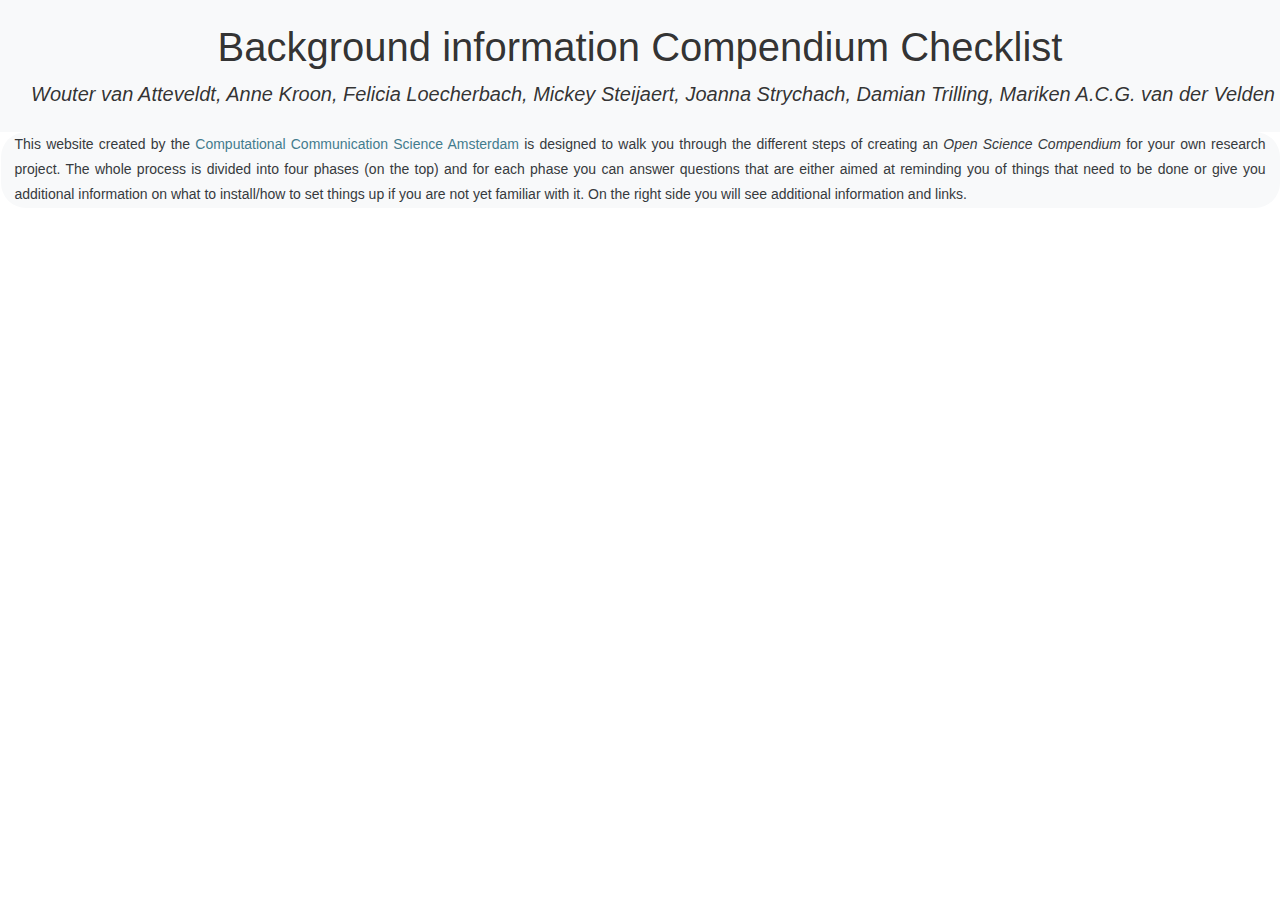
<file: info.html>
<!doctype html>
<html lang="en">
<head>
    <!-- Required meta tags -->
    <meta charset="utf-8">
    <meta name="viewport" content="width=device-width, initial-scale=1, shrink-to-fit=Yes">

    <!-- Bootstrap CSS -->
    <link rel="stylesheet" href="https://stackpath.bootstrapcdn.com/bootstrap/4.4.1/css/bootstrap.min.css" integrity="sha384-Vkoo8x4CGsO3+Hhxv8T/Q5PaXtkKtu6ug5TOeNV6gBiFeWPGFN9MuhOf23Q9Ifjh" crossorigin="anonymous">
    
        <!-- Custom CSS -->
        <link rel="stylesheet"
        href="static/mystyle.css">

    <title>Open Science: Fun &amp Easy! Background information</title>
</head>
<body>
    <nav class="navbar navbar-expand-lg navbar-light bg-light">
        <a class="navbar-brand" href="https://github.com/vanatteveldt/compendium-checklist" target="_blank">
          <h1 class="text-center">Background information Compendium Checklist</h1>
          <i>Wouter van Atteveldt, Anne Kroon, Felicia Loecherbach, Mickey Steijaert, Joanna Strychach,
            Damian Trilling, Mariken A.C.G. van der Velden &amp Kasper Welbers </i> </a>
        <button class="navbar-toggler" type="button" data-toggle="collapse" data-target="#navbarSupportedContent" aria-controls="navbarSupportedContent" aria-expanded="true" aria-label="Toggle navigation">
            <span class="navbar-toggler-icon"></span>
        </button>
    
    </nav>
    

<p>
    This website created by the <a href = "http://ccs.amsterdam/" target="_blank">Computational Communication Science Amsterdam</a>
               is designed to walk you through the different steps of creating an <em>Open Science Compendium</em> for your own research project.
               The whole process is divided into four phases (on the top) and for each phase you can answer questions that are either aimed at reminding you
               of things that need to be done or give you additional information on what to install/how to set things up if you are not yet familiar with it.
               On the right side you will see additional information and links.
</p>
</body>
</html>
</file>
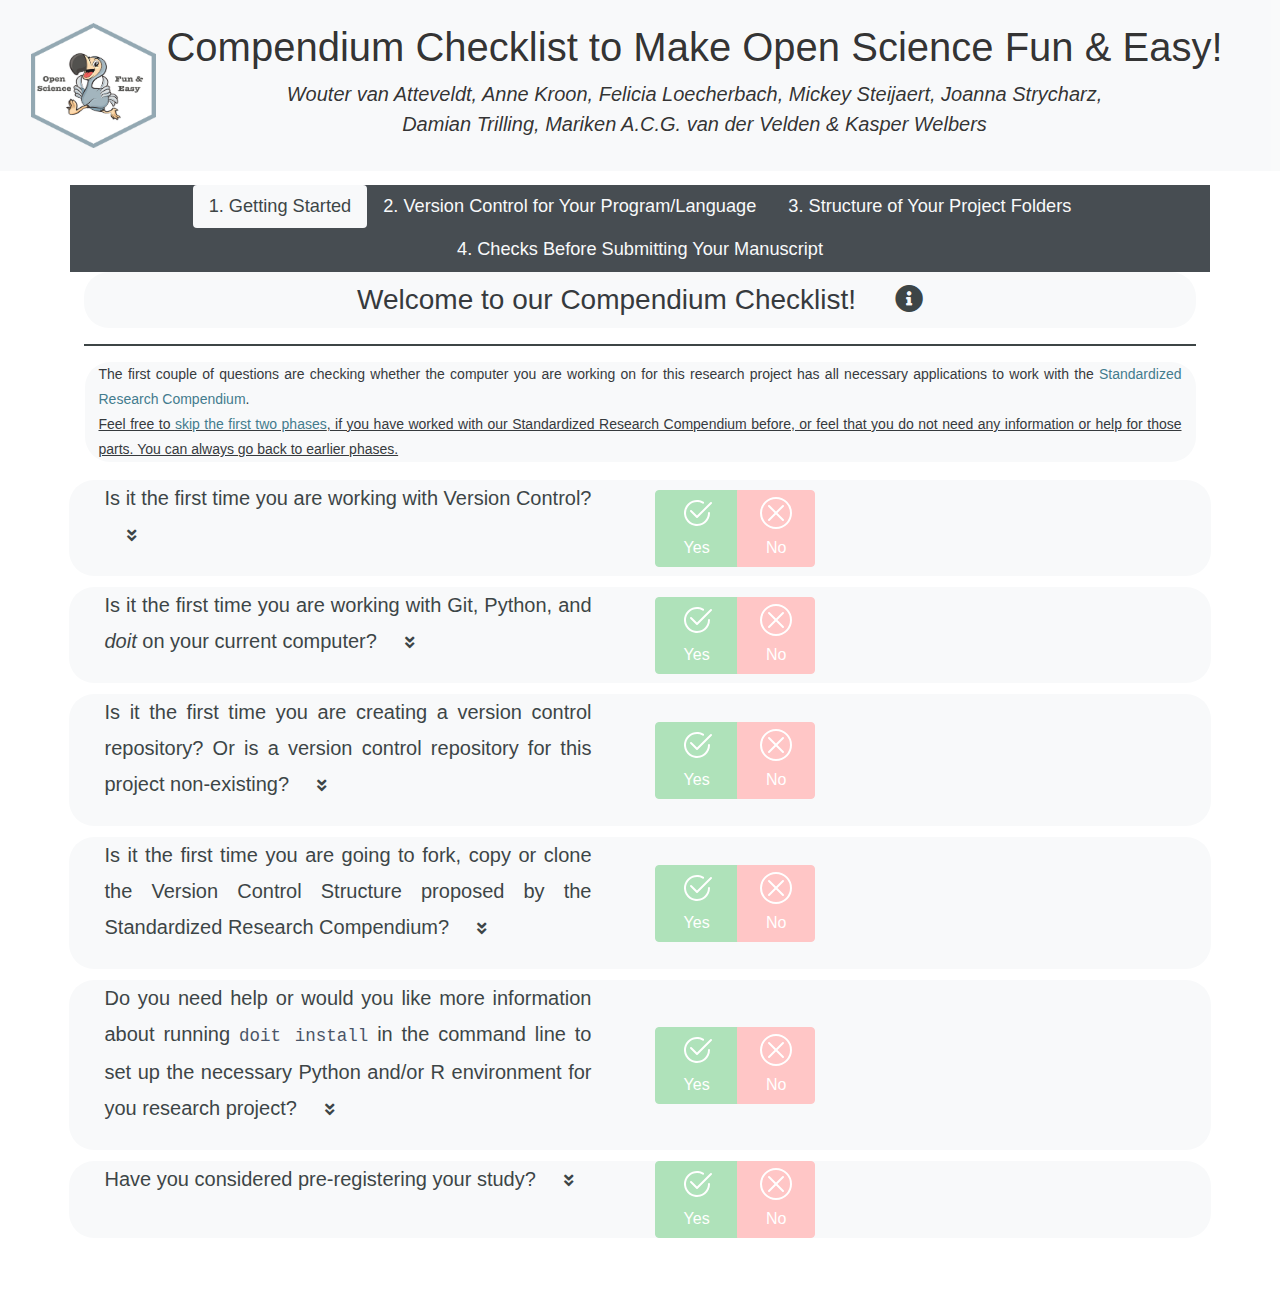
<file: mock.html>
<!doctype html>
<html lang="en">
<head>
    <!-- Required meta tags -->
    <meta charset="utf-8">
    <meta name="viewport" content="width=device-width, initial-scale=1, shrink-to-fit=Yes">

    <!-- Bootstrap CSS -->
    <link rel="stylesheet" href="https://stackpath.bootstrapcdn.com/bootstrap/4.4.1/css/bootstrap.min.css" integrity="sha384-Vkoo8x4CGsO3+Hhxv8T/Q5PaXtkKtu6ug5TOeNV6gBiFeWPGFN9MuhOf23Q9Ifjh" crossorigin="anonymous">
    <!-- Fontawesome CSS -->
    <link rel="stylesheet" href="https://use.fontawesome.com/releases/v5.12.1/css/all.css" crossorigin="anonymous">
    <!-- Custom CSS -->
    <link rel="stylesheet"
    href="static/mystyle.css">

    <title>Open Science: Fun &amp Easy!</title>
</head>
<body>
<nav class="navbar navbar-expand-lg navbar-light bg-light">
    <a class="navbar-brand" href="https://github.com/vanatteveldt/compendium-checklist" target="_blank">
      <img src='static/dodo-sticker-1.png' width='125px' height='125px' align="left">
      <h1>Compendium Checklist to Make Open Science Fun &amp Easy!</h1>
      <i>Wouter van Atteveldt, Anne Kroon, Felicia Loecherbach, Mickey Steijaert, Joanna Strycharz,<br>
        Damian Trilling, Mariken A.C.G. van der Velden &amp Kasper Welbers </i> </a>
    <button class="navbar-toggler" type="button" data-toggle="collapse" data-target="#navbarSupportedContent" aria-controls="navbarSupportedContent" aria-expanded="true" aria-label="Toggle navigation">
        <span class="navbar-toggler-icon"></span>
    </button>

</nav>

<div class="container-fluid" style="padding-bottom: 1em; padding-top: 1em; padding-left: 5em; padding-right: 5em">
    <ul class="nav navbar-dark bg-dark nav-pills" style="padding-bottom: 0" role="tablist" id="topictabs">
        
        
        <li class="nav-item pill">
            <a class="nav-link active" id="pillphase1" data-toggle="tab" role="tab"
               href="#phase1" aria-controls="phase1" aria-selected="True">
                1. Getting Started
            </a>
        </li>
        
        <li class="nav-item pill">
            <a class="nav-link " id="pillphase2" data-toggle="tab" role="tab"
               href="#phase2" aria-controls="phase2" aria-selected="False">
                2. Version Control for Your Program/Language
            </a>
        </li>
        
        <li class="nav-item pill">
            <a class="nav-link " id="pillphase3" data-toggle="tab" role="tab"
               href="#phase3" aria-controls="phase3" aria-selected="False">
                3. Structure of Your Project Folders
            </a>
        </li>
        
        <li class="nav-item pill">
            <a class="nav-link " id="pillphase4" data-toggle="tab" role="tab"
               href="#phase4" aria-controls="phase4" aria-selected="False">
                4. Checks Before Submitting Your Manuscript
            </a>
        </li>
        
    </ul>

    <div class="tab-content" id="topictabscontent">
    
        <div class="tab-pane fade show active" id="phase1"
             role="tabpanel" aria-labelledby="phase1-tab" style="margin-left: 1em; margin-right: -1em;padding-right: 2em">
        
        <h3>Welcome to our Compendium Checklist! &nbsp; &nbsp;
          <a href="info.html"><i class="fas fa-info-circle" style="color:#293133;" target="_blank"></i></a> </h3>
        <hr />

        <p>
               The first couple of questions are checking whether the computer you are working on for this research project has all necessary
               applications to work with the <a href = "https://github.com/ccs-amsterdam/compendium" target="_blank"> Standardized Research Compendium</a>.
        <br>
               <ins>Feel free to <a href="#" onclick="skiptotab(3)">skip the first two phases</a>, if you have worked with our Standardized Research Compendium before,
                 or feel that you do not need any information or help for those parts. You can always go back to earlier phases.</ins>
        
        
          <div class="row mb-2 question " id="Q1_1">
            <div class="col-md-6 qquestion" style="padding-right: 2em">
              <div class="check-btn">
                <input id="myid_Q1_1" type="checkbox" >
                <label for="myid_Q1_1" class="clicker">
                  <p class="lead">
                    <b>Is it the first time you are working with Version Control? &nbsp; &nbsp;</b>
                    <i id = "arrow" class="fas fa-angle-double-down fa-xs" style="color:#293133;"></i>
                  </p>
                </label>
                <p class="hiddendiv">Version control is a system that records changes to a file or set of files over time so that you can recall or restore specific versions later. Working with a version control system increases the transparancy of your project. </p>

              </div>
            </div>
            <div class="col-md-2 qcheck">
              <div class="btn-group btn-group-toggle" data-toggle="buttons">
                <label class="btn btn-yes yes" onclick="toggle('Q1_1', true)">
                  <input type="radio" name="options" id="#Q1_1_yes" onclick="event.stopPropagation()">Yes
                </label>
                <label class="btn btn-no no" onclick="toggle('Q1_1', false)">
                  <input type="radio" name="options" id="#Q1_1_no" onclick="event.stopPropagation()">No
                </label>
              </div>
            </div>
            <div class="col-md-4 qadvice parent">
              <div class="collapse" id="Q1_1_no_advice">
                <p >I know version control and have worked with it before. </br> </br> If you want to (re)visit or look up some principles of working with version control, you can find a comprehensive documentation <a href="https://git-scm.com/book/en/v2/" target="_blank"> here</a>.</p>
              </div>
              <div class="collapse text-center children" id="Q1_1_yes_advice">
                <!-- Button to Open the Modal -->

                  <button type="button" class="btn btn-primary" data-toggle="modal" data-target="#Q1_1_q" >
                    <b> More Information</b>
                  </button>
                  

                <!-- The Modal -->
                <div class="modal fade" id="Q1_1_q">
                  <div class="modal-dialog modal-dialog-centered">
                    <div class="modal-content">
                      <!-- Modal Header -->
                      <div class="modal-header">
                        <h4 class="modal-title" id="Q1_1_info_box_header">Version control</h4>
                        <button type="button" class="close" data-dismiss="modal">&times;</button>
                      </div>
                      <!-- Modal body -->
                      <div class="modal-body">
                        <p>  When working on vast, collaborative scientific projects, keeping track of different versions of your work can be a burden. Still, it is important to store older versions - not only because you might want to revert changes later on in the process, but also because you want to get insight into what changes your coworkers made to your precious file. <br/> <br/> Luckily, there now exist digital version control systems, that make version control easy and understandable. Such version control systems save not only new files that you save to the system, but also the changes between the old and new version. This way, you can easily keep track of changes and revert to old versions (or even combine different "branches" of a file) as you please.  <br/><br/> Right now, the most popular software amongst scientists for doing this is Git, a prrogram that manages "repositories" (the "folder" with your project), which stores files and each file's revision history. <a href="https://github.com/" target="_blank"> Github.com </a> is an cloud web server which offers the opportunity to store your repository remotely, to easily collabore on projects with colleagues. A comprehensive documentation on getting started with Git can be found <a href="https://git-scm.com/book/en/v2/" target="_blank"> here</a>. </p>
                      </div>
                      <!-- Modal footer -->
                      <div class="modal-footer">
                        <button type="button" class="btn btn-secondary" data-dismiss="modal">Close</button>
                      </div>
                    </div>
                  </div>
                </div>
              </div>
            </div>
          </div>
        
          <div class="row mb-2 question " id="Q1_2">
            <div class="col-md-6 qquestion" style="padding-right: 2em">
              <div class="check-btn">
                <input id="myid_Q1_2" type="checkbox" >
                <label for="myid_Q1_2" class="clicker">
                  <p class="lead">
                    <b>Is it the first time you are working with Git, Python, and <em>doit</em> on your current computer? &nbsp; &nbsp;</b>
                    <i id = "arrow" class="fas fa-angle-double-down fa-xs" style="color:#293133;"></i>
                  </p>
                </label>
                <p class="hiddendiv">To work with the Standardized Research Compendium, you need to have Python Version XX, the package <em>doit</em>, and Git installed on your current computer. </p>

              </div>
            </div>
            <div class="col-md-2 qcheck">
              <div class="btn-group btn-group-toggle" data-toggle="buttons">
                <label class="btn btn-yes yes" onclick="toggle('Q1_2', true)">
                  <input type="radio" name="options" id="#Q1_2_yes" onclick="event.stopPropagation()">Yes
                </label>
                <label class="btn btn-no no" onclick="toggle('Q1_2', false)">
                  <input type="radio" name="options" id="#Q1_2_no" onclick="event.stopPropagation()">No
                </label>
              </div>
            </div>
            <div class="col-md-4 qadvice parent">
              <div class="collapse" id="Q1_2_no_advice">
                <p >I have all of this installed. </br> </br> If you want to look into the advantages of the combination of Git, Python and <em>doit</em>, have a look at <a href = "https://github.com/ccs-amsterdam/compendium" target="_blank"> our GitHub page</a>. </p>
              </div>
              <div class="collapse text-center children" id="Q1_2_yes_advice">
                <!-- Button to Open the Modal -->

                  <button type="button" class="btn btn-primary" data-toggle="modal" data-target="#Q1_2_q" >
                    <b> More Information</b>
                  </button>
                  

                <!-- The Modal -->
                <div class="modal fade" id="Q1_2_q">
                  <div class="modal-dialog modal-dialog-centered">
                    <div class="modal-content">
                      <!-- Modal Header -->
                      <div class="modal-header">
                        <h4 class="modal-title" id="Q1_2_info_box_header">Working from a Terminal</h4>
                        <button type="button" class="close" data-dismiss="modal">&times;</button>
                      </div>
                      <!-- Modal body -->
                      <div class="modal-body">
                        <p>  Add info for Windows, Mac and Linux. </p>
                      </div>
                      <!-- Modal footer -->
                      <div class="modal-footer">
                        <button type="button" class="btn btn-secondary" data-dismiss="modal">Close</button>
                      </div>
                    </div>
                  </div>
                </div>
              </div>
            </div>
          </div>
        
          <div class="row mb-2 question collapse" id="Q1_3">
            <div class="col-md-6 qquestion" style="margin-left: 2em; margin-right: -2em;padding-right: 2em">
              <div class="check-btn">
                <input id="myid_Q1_3" type="checkbox" >
                <label for="myid_Q1_3" class="clicker">
                  <p class="lead">
                    <b>Is this the first time you are working with Git on this computer? &nbsp; &nbsp;</b>
                    <i id = "arrow" class="fas fa-angle-double-down fa-xs" style="color:#293133;"></i>
                  </p>
                </label>
                <p class="hiddendiv"><a href="https://en.wikipedia.org/wiki/Git" target="_blank"> Git</a> is a distributed version-control system for tracking changes in source code during software development.</p>

              </div>
            </div>
            <div class="col-md-2 qcheck">
              <div class="btn-group btn-group-toggle" data-toggle="buttons">
                <label class="btn btn-yes yes" onclick="toggle('Q1_3', true)">
                  <input type="radio" name="options" id="#Q1_3_yes" onclick="event.stopPropagation()">Yes
                </label>
                <label class="btn btn-no no" onclick="toggle('Q1_3', false)">
                  <input type="radio" name="options" id="#Q1_3_no" onclick="event.stopPropagation()">No
                </label>
              </div>
            </div>
            <div class="col-md-4 qadvice parent">
              <div class="collapse" id="Q1_3_no_advice">
                <p >I have Git installed on this computer. </br> </br> You can find a comprehensive documentation of working with Git <a href="https://git-scm.com/book/en/v2/" target="_blank"> here</a>.</p>
              </div>
              <div class="collapse text-center children" id="Q1_3_yes_advice">
                <!-- Button to Open the Modal -->

                  <button type="button" class="btn btn-primary" data-toggle="modal" data-target="#Q1_3_q" >
                    <b> More Information</b>
                  </button>
                  
                  &nbsp; &nbsp;
                  <a class="btn btn-primary" href="https://github.com/vanatteveldt/compendium-checklist/blob/master/showme-tutorials/versioncontrol.md" target="_blank">
                    <b> Show me how</b>
                  </a>
                  

                <!-- The Modal -->
                <div class="modal fade" id="Q1_3_q">
                  <div class="modal-dialog modal-dialog-centered">
                    <div class="modal-content">
                      <!-- Modal Header -->
                      <div class="modal-header">
                        <h4 class="modal-title" id="Q1_3_info_box_header">Installing Git</h4>
                        <button type="button" class="close" data-dismiss="modal">&times;</button>
                      </div>
                      <!-- Modal body -->
                      <div class="modal-body">
                        <p>  Installing the digital version control system Git is easy - but works differently depending on your operating system.

Visit this webpage to find the specific installation manual for your operating system:
https://gist.github.com/derhuerst/1b15ff4652a867391f03 </p>
                      </div>
                      <!-- Modal footer -->
                      <div class="modal-footer">
                        <button type="button" class="btn btn-secondary" data-dismiss="modal">Close</button>
                      </div>
                    </div>
                  </div>
                </div>
              </div>
            </div>
          </div>
        
          <div class="row mb-2 question collapse" id="Q1_4">
            <div class="col-md-6 qquestion" style="margin-left: 2em; margin-right: -2em;padding-right: 2em">
              <div class="check-btn">
                <input id="myid_Q1_4" type="checkbox" >
                <label for="myid_Q1_4" class="clicker">
                  <p class="lead">
                    <b>Is this the first time you are working with Python version x on your current computer? &nbsp; &nbsp;</b>
                    <i id = "arrow" class="fas fa-angle-double-down fa-xs" style="color:#293133;"></i>
                  </p>
                </label>
                <p class="hiddendiv"><a href="https://en.wikipedia.org/wiki/History_of_Python" target="_blank"> Python has developed over time</a>, using different version can cause conflicts with the proposed workflow of the Standardized Research Compendium.</p>

              </div>
            </div>
            <div class="col-md-2 qcheck">
              <div class="btn-group btn-group-toggle" data-toggle="buttons">
                <label class="btn btn-yes yes" onclick="toggle('Q1_4', true)">
                  <input type="radio" name="options" id="#Q1_4_yes" onclick="event.stopPropagation()">Yes
                </label>
                <label class="btn btn-no no" onclick="toggle('Q1_4', false)">
                  <input type="radio" name="options" id="#Q1_4_no" onclick="event.stopPropagation()">No
                </label>
              </div>
            </div>
            <div class="col-md-4 qadvice parent">
              <div class="collapse" id="Q1_4_no_advice">
                <p >I have this Python version installed. </br> </br> You can find elaborate documentation on working with Python <a href="https://wiki.python.org/moin/" target="_blank">here</a>.</p>
              </div>
              <div class="collapse text-center children" id="Q1_4_yes_advice">
                <!-- Button to Open the Modal -->

                  <button type="button" class="btn btn-primary" data-toggle="modal" data-target="#Q1_4_q" >
                    <b> More Information</b>
                  </button>
                  
                  &nbsp; &nbsp;
                  <a class="btn btn-primary" href="https://github.com/vanatteveldt/compendium-checklist/blob/master/showme-tutorials/python.md" target="_blank">
                    <b> Show me how</b>
                  </a>
                  

                <!-- The Modal -->
                <div class="modal fade" id="Q1_4_q">
                  <div class="modal-dialog modal-dialog-centered">
                    <div class="modal-content">
                      <!-- Modal Header -->
                      <div class="modal-header">
                        <h4 class="modal-title" id="Q1_4_info_box_header">Installing Python</h4>
                        <button type="button" class="close" data-dismiss="modal">&times;</button>
                      </div>
                      <!-- Modal body -->
                      <div class="modal-body">
                        <p>  Python is a programming language that is used by professionals from a wide variety of fields to write software. In Python, many packages (small programs) are written that offer you a specific type of functionality, like the 'doit'-package that we use in the compendium. 

Visit this webpage to find the specific installation manual for your operating system:
https://wiki.python.org/moin/BeginnersGuide/Download </p>
                      </div>
                      <!-- Modal footer -->
                      <div class="modal-footer">
                        <button type="button" class="btn btn-secondary" data-dismiss="modal">Close</button>
                      </div>
                    </div>
                  </div>
                </div>
              </div>
            </div>
          </div>
        
          <div class="row mb-2 question collapse" id="Q1_5">
            <div class="col-md-6 qquestion" style="margin-left: 2em; margin-right: -2em;padding-right: 2em">
              <div class="check-btn">
                <input id="myid_Q1_5" type="checkbox" >
                <label for="myid_Q1_5" class="clicker">
                  <p class="lead">
                    <b>Is it the first time you will be working with the Python package <a href="https://pydoit.org/contents.html" target="_blank"> <em>doit</em></a> on the current computer? &nbsp; &nbsp;</b>
                    <i id = "arrow" class="fas fa-angle-double-down fa-xs" style="color:#293133;"></i>
                  </p>
                </label>
                <p class="hiddendiv"><em>doit</em> is a modern open-source build-tool written in python designed to be simple to use and flexible to deal with complex work-flows.</p>

              </div>
            </div>
            <div class="col-md-2 qcheck">
              <div class="btn-group btn-group-toggle" data-toggle="buttons">
                <label class="btn btn-yes yes" onclick="toggle('Q1_5', true)">
                  <input type="radio" name="options" id="#Q1_5_yes" onclick="event.stopPropagation()">Yes
                </label>
                <label class="btn btn-no no" onclick="toggle('Q1_5', false)">
                  <input type="radio" name="options" id="#Q1_5_no" onclick="event.stopPropagation()">No
                </label>
              </div>
            </div>
            <div class="col-md-4 qadvice parent">
              <div class="collapse" id="Q1_5_no_advice">
                <p >I have run <code>pip install doit</code> and thereby have installed <em>doit</em> on my computer. </br> </br> You can find more information on <em>doit</em> <a href="https://pydoit.org/" target="_blank">here</a>.</p>
              </div>
              <div class="collapse text-center children" id="Q1_5_yes_advice">
                <!-- Button to Open the Modal -->

                  <button type="button" class="btn btn-primary" data-toggle="modal" data-target="#Q1_5_q" >
                    <b> More Information</b>
                  </button>
                  
                  &nbsp; &nbsp;
                  <a class="btn btn-primary" href="https://github.com/vanatteveldt/compendium-checklist/blob/master/showme-tutorials/doit.md" target="_blank">
                    <b> Show me how</b>
                  </a>
                  

                <!-- The Modal -->
                <div class="modal fade" id="Q1_5_q">
                  <div class="modal-dialog modal-dialog-centered">
                    <div class="modal-content">
                      <!-- Modal Header -->
                      <div class="modal-header">
                        <h4 class="modal-title" id="Q1_5_info_box_header">Installing doit</h4>
                        <button type="button" class="close" data-dismiss="modal">&times;</button>
                      </div>
                      <!-- Modal body -->
                      <div class="modal-body">
                        <p>  Doit is a powerful automation tool Python package. Simply put, it is a package that enables you to define simple tasks for a program to perform (like building and maintaining a research compendium!). Visit this page for more information about doit: https://pydoit.org/index.html

To install doit, simply type "pip3 install doit" (Windows) or "sudo pip3 install doit" (Linux / Mac) in the terminal. 

Note: 'pip' is a package installer for Python, which mostly comes pre-installed with your Python version. If, for whatever reason, you have to (re-)install pip, visit this website for an installation guide for different systems: https://pip.pypa.io/en/stable/ </p>
                      </div>
                      <!-- Modal footer -->
                      <div class="modal-footer">
                        <button type="button" class="btn btn-secondary" data-dismiss="modal">Close</button>
                      </div>
                    </div>
                  </div>
                </div>
              </div>
            </div>
          </div>
        
          <div class="row mb-2 question " id="Q1_6">
            <div class="col-md-6 qquestion" style="padding-right: 2em">
              <div class="check-btn">
                <input id="myid_Q1_6" type="checkbox" >
                <label for="myid_Q1_6" class="clicker">
                  <p class="lead">
                    <b>Is it the first time you are creating a version control repository? Or is a version control repository for this project non-existing? &nbsp; &nbsp;</b>
                    <i id = "arrow" class="fas fa-angle-double-down fa-xs" style="color:#293133;"></i>
                  </p>
                </label>
                <p class="hiddendiv">Create a version control repository on <a href="https://github.com/" target="_blank">GitHub</a> or a similar provider, such as <a href="https://bitbucket.org/product" target="_blank"> Bitbucket</a>. Doing this from the start and using a version control repositoty to collaborate internally is a good strategy to ensure all needed data and scripts are always accessable. <a href="https://github.com/" target="_blank">GitHub</a> and other providers allow for private repositories for academic use. </p>

              </div>
            </div>
            <div class="col-md-2 qcheck">
              <div class="btn-group btn-group-toggle" data-toggle="buttons">
                <label class="btn btn-yes yes" onclick="toggle('Q1_6', true)">
                  <input type="radio" name="options" id="#Q1_6_yes" onclick="event.stopPropagation()">Yes
                </label>
                <label class="btn btn-no no" onclick="toggle('Q1_6', false)">
                  <input type="radio" name="options" id="#Q1_6_no" onclick="event.stopPropagation()">No
                </label>
              </div>
            </div>
            <div class="col-md-4 qadvice parent">
              <div class="collapse" id="Q1_6_no_advice">
                <p >I have created a version control repo.</br> </br> You can find a comprehensive documentation of working with a Git repo <a href="https://git-scm.com/book/en/v2/Git-Basics-Getting-a-Git-Repository" target="_blank"> here</a>.</p>
              </div>
              <div class="collapse text-center children" id="Q1_6_yes_advice">
                <!-- Button to Open the Modal -->

                  <button type="button" class="btn btn-primary" data-toggle="modal" data-target="#Q1_6_q" >
                    <b> More Information</b>
                  </button>
                  
                  &nbsp; &nbsp;
                  <a class="btn btn-primary" href="https://github.com/vanatteveldt/compendium-checklist/blob/master/showme-tutorials/myfirstgithub-page.md" target="_blank">
                    <b> Show me how</b>
                  </a>
                  

                <!-- The Modal -->
                <div class="modal fade" id="Q1_6_q">
                  <div class="modal-dialog modal-dialog-centered">
                    <div class="modal-content">
                      <!-- Modal Header -->
                      <div class="modal-header">
                        <h4 class="modal-title" id="Q1_6_info_box_header">The compendium structure</h4>
                        <button type="button" class="close" data-dismiss="modal">&times;</button>
                      </div>
                      <!-- Modal body -->
                      <div class="modal-body">
                        <p>  To make your project easily understandable and interpetable for others, we advise you to use our standardized research compendium for structuring your project. To do so, we explain you how to copy the blueprint for this structure in the next step.

If you still feel like creating your own folder structure, you can visit this webpage to learn how to create a Github repository: https://help.github.com/en/github/getting-started-with-github/create-a-repo </p>
                      </div>
                      <!-- Modal footer -->
                      <div class="modal-footer">
                        <button type="button" class="btn btn-secondary" data-dismiss="modal">Close</button>
                      </div>
                    </div>
                  </div>
                </div>
              </div>
            </div>
          </div>
        
          <div class="row mb-2 question " id="Q1_7">
            <div class="col-md-6 qquestion" style="padding-right: 2em">
              <div class="check-btn">
                <input id="myid_Q1_7" type="checkbox" >
                <label for="myid_Q1_7" class="clicker">
                  <p class="lead">
                    <b>Is it the first time you are going to fork, copy or clone the Version Control Structure proposed by the Standardized Research Compendium? &nbsp; &nbsp;</b>
                    <i id = "arrow" class="fas fa-angle-double-down fa-xs" style="color:#293133;"></i>
                  </p>
                </label>
                <p class="hiddendiv">You can find the Version Control Structure proposed by the Standardized Research Compendium on the <a href="https://github.com/ccs-amsterdam/compendium" target="_blank"> authors’ GitHub page</a>.</p>

              </div>
            </div>
            <div class="col-md-2 qcheck">
              <div class="btn-group btn-group-toggle" data-toggle="buttons">
                <label class="btn btn-yes yes" onclick="toggle('Q1_7', true)">
                  <input type="radio" name="options" id="#Q1_7_yes" onclick="event.stopPropagation()">Yes
                </label>
                <label class="btn btn-no no" onclick="toggle('Q1_7', false)">
                  <input type="radio" name="options" id="#Q1_7_no" onclick="event.stopPropagation()">No
                </label>
              </div>
            </div>
            <div class="col-md-4 qadvice parent">
              <div class="collapse" id="Q1_7_no_advice">
                <p >I have forked, copied or cloned the Version Control Structure from the authors’ Github page.. </br> </br> Here you can find a comprehensive documentation of <a href="https://git-scm.com/book/en/v2/GitHub-Contributing-to-a-Project" target="_blank"> forking</a>,<a href="https://git-scm.com/book/en/v2/Git-Basics-Getting-a-Git-Repository" target="_blank"> copying</a>, or <a href="https://git-scm.com/docs/git-clone" target="_blank"> cloning</a>.</p>
              </div>
              <div class="collapse text-center children" id="Q1_7_yes_advice">
                <!-- Button to Open the Modal -->

                  <button type="button" class="btn btn-primary" data-toggle="modal" data-target="#Q1_7_q" >
                    <b> More Information</b>
                  </button>
                  
                  &nbsp; &nbsp;
                  <a class="btn btn-primary" href="https://github.com/vanatteveldt/compendium-checklist/blob/master/showme-tutorials/myfirstgithub-page.md" target="_blank">
                    <b> Show me how</b>
                  </a>
                  

                <!-- The Modal -->
                <div class="modal fade" id="Q1_7_q">
                  <div class="modal-dialog modal-dialog-centered">
                    <div class="modal-content">
                      <!-- Modal Header -->
                      <div class="modal-header">
                        <h4 class="modal-title" id="Q1_7_info_box_header">Forking the compendium structure</h4>
                        <button type="button" class="close" data-dismiss="modal">&times;</button>
                      </div>
                      <!-- Modal body -->
                      <div class="modal-body">
                        <p>  By 'forking' a repository on Github, you simply make your own copy of the repository which you can subsequently edit as you see fit. We advise you to fork the basic folder structure template from Github, to ensure that your project adheres to the standardized folder structure. You can find the template here: https://github.com/ccs-amsterdam/compendium

To fork the template, go to the template page and click 'Fork' button on the top right corner of the screen. </p>
                      </div>
                      <!-- Modal footer -->
                      <div class="modal-footer">
                        <button type="button" class="btn btn-secondary" data-dismiss="modal">Close</button>
                      </div>
                    </div>
                  </div>
                </div>
              </div>
            </div>
          </div>
        
          <div class="row mb-2 question " id="Q1_8">
            <div class="col-md-6 qquestion" style="padding-right: 2em">
              <div class="check-btn">
                <input id="myid_Q1_8" type="checkbox" >
                <label for="myid_Q1_8" class="clicker">
                  <p class="lead">
                    <b>Do you need help or would you like more information about running <code>doit install</code> in the command line to set up the necessary Python and/or R environment for you research project? &nbsp; &nbsp;</b>
                    <i id = "arrow" class="fas fa-angle-double-down fa-xs" style="color:#293133;"></i>
                  </p>
                </label>
                <p class="hiddendiv">For the workflow, <code> doit install </code> is essential for the workflow of the Standardized Research Compendium. This will set up the necessary Python and/or R environment.</p>

              </div>
            </div>
            <div class="col-md-2 qcheck">
              <div class="btn-group btn-group-toggle" data-toggle="buttons">
                <label class="btn btn-yes yes" onclick="toggle('Q1_8', true)">
                  <input type="radio" name="options" id="#Q1_8_yes" onclick="event.stopPropagation()">Yes
                </label>
                <label class="btn btn-no no" onclick="toggle('Q1_8', false)">
                  <input type="radio" name="options" id="#Q1_8_no" onclick="event.stopPropagation()">No
                </label>
              </div>
            </div>
            <div class="col-md-4 qadvice parent">
              <div class="collapse" id="Q1_8_no_advice">
                <p >I have run <code>doit install</code> or know how to do it.</br> </br> You can find more information on installing <em>doit</em> <a href="https://pydoit.org/install.html" target="_blank">here</a>.</p>
              </div>
              <div class="collapse text-center children" id="Q1_8_yes_advice">
                <!-- Button to Open the Modal -->

                  <button type="button" class="btn btn-primary" data-toggle="modal" data-target="#Q1_8_q" >
                    <b> More Information</b>
                  </button>
                  
                  &nbsp; &nbsp;
                  <a class="btn btn-primary" href="https://github.com/vanatteveldt/compendium-checklist/blob/master/showme-tutorials/doit.md" target="_blank">
                    <b> Show me how</b>
                  </a>
                  

                <!-- The Modal -->
                <div class="modal fade" id="Q1_8_q">
                  <div class="modal-dialog modal-dialog-centered">
                    <div class="modal-content">
                      <!-- Modal Header -->
                      <div class="modal-header">
                        <h4 class="modal-title" id="Q1_8_info_box_header">Run doit install</h4>
                        <button type="button" class="close" data-dismiss="modal">&times;</button>
                      </div>
                      <!-- Modal body -->
                      <div class="modal-body">
                        <p>  To get your repository up and running, you have to access the doit package to install all neccessary Python and/or R components to have your project all set up.

This is done simply by opening your terminal, nagivating to your repository and running "doit install". </p>
                      </div>
                      <!-- Modal footer -->
                      <div class="modal-footer">
                        <button type="button" class="btn btn-secondary" data-dismiss="modal">Close</button>
                      </div>
                    </div>
                  </div>
                </div>
              </div>
            </div>
          </div>
        
          <div class="row mb-2 question " id="Q1_9">
            <div class="col-md-6 qquestion" style="padding-right: 2em">
              <div class="check-btn">
                <input id="myid_Q1_9" type="checkbox" >
                <label for="myid_Q1_9" class="clicker">
                  <p class="lead">
                    <b>Have you considered pre-registering your study? &nbsp; &nbsp;</b>
                    <i id = "arrow" class="fas fa-angle-double-down fa-xs" style="color:#293133;"></i>
                  </p>
                </label>
                <p class="hiddendiv">Preregistration is the practice of documenting your research plan at the beginning of your study and storing that plan in a read-only public repository. For an overview of registry services, see <a href="https://osf.io/registries" target="_blank"> OSF Registries</a>.</p>

              </div>
            </div>
            <div class="col-md-2 qcheck">
              <div class="btn-group btn-group-toggle" data-toggle="buttons">
                <label class="btn btn-yes yes" onclick="toggle('Q1_9', true)">
                  <input type="radio" name="options" id="#Q1_9_yes" onclick="event.stopPropagation()">Yes
                </label>
                <label class="btn btn-no no" onclick="toggle('Q1_9', false)">
                  <input type="radio" name="options" id="#Q1_9_no" onclick="event.stopPropagation()">No
                </label>
              </div>
            </div>
            <div class="col-md-4 qadvice parent">
              <div class="collapse" id="Q1_9_no_advice">
                <p >Pre-registration is not applicable for my study (anymore). </br> </br> For research that uses existing datasets, there is an increased risk of analysts being biased by preliminary trends in the dataset. <a href="https://osf.io/x4gzt/" target="_blank"> This page</a> provides a framework for preregistering studies that use existing data. </p>
              </div>
              <div class="collapse text-center children" id="Q1_9_yes_advice">
                <!-- Button to Open the Modal -->

                  <button type="button" class="btn btn-primary" data-toggle="modal" data-target="#Q1_9_q" >
                    <b> More Information</b>
                  </button>
                  
                  &nbsp; &nbsp;
                  <a class="btn btn-primary" href="https://github.com/vanatteveldt/compendium-checklist/blob/master/showme-tutorials/preregistration.md" target="_blank">
                    <b> Show me how</b>
                  </a>
                  

                <!-- The Modal -->
                <div class="modal fade" id="Q1_9_q">
                  <div class="modal-dialog modal-dialog-centered">
                    <div class="modal-content">
                      <!-- Modal Header -->
                      <div class="modal-header">
                        <h4 class="modal-title" id="Q1_9_info_box_header"></h4>
                        <button type="button" class="close" data-dismiss="modal">&times;</button>
                      </div>
                      <!-- Modal body -->
                      <div class="modal-body">
                        <p>   </p>
                      </div>
                      <!-- Modal footer -->
                      <div class="modal-footer">
                        <button type="button" class="btn btn-secondary" data-dismiss="modal">Close</button>
                      </div>
                    </div>
                  </div>
                </div>
              </div>
            </div>
          </div>
        
        </div>
      
        <div class="tab-pane fade " id="phase2"
             role="tabpanel" aria-labelledby="phase2-tab" style="margin-left: 1em; margin-right: -1em;padding-right: 2em">
        
          <h3>Set-Up Your Project's Version Control!</h3> <hr />
          <p>These questions allow you to set up the version control for the program and/or language you are working with when conducting your research.
               If you think you do not need any explanations regarding this part, <a href="#" onclick="skiptotab(3)">you can just skip it</a>. </p>
       
        
          <div class="row mb-2 question " id="Q2_0">
            <div class="col-md-6 qquestion" style="padding-right: 2em">
              <div class="check-btn">
                <input id="myid_Q2_0" type="checkbox" >
                <label for="myid_Q2_0" class="clicker">
                  <p class="lead">
                    <b>Does your project use Python? &nbsp; &nbsp;</b>
                    <i id = "arrow" class="fas fa-angle-double-down fa-xs" style="color:#293133;"></i>
                  </p>
                </label>
                <p class="hiddendiv"><a href="https://www.python.org/" target="_blank">Python</a>  is an interpreted, high-level, general-purpose programming language.</p>

              </div>
            </div>
            <div class="col-md-2 qcheck">
              <div class="btn-group btn-group-toggle" data-toggle="buttons">
                <label class="btn btn-yes yes" onclick="toggle('Q2_0', true)">
                  <input type="radio" name="options" id="#Q2_0_yes" onclick="event.stopPropagation()">Yes
                </label>
                <label class="btn btn-no no" onclick="toggle('Q2_0', false)">
                  <input type="radio" name="options" id="#Q2_0_no" onclick="event.stopPropagation()">No
                </label>
              </div>
            </div>
            <div class="col-md-4 qadvice parent">
              <div class="collapse" id="Q2_0_no_advice">
                <p ></p>
              </div>
              <div class="collapse text-center children" id="Q2_0_yes_advice">
                <!-- Button to Open the Modal -->

                  <button type="button" class="btn btn-primary" data-toggle="modal" data-target="#Q2_0_q" >
                    <b> More Information</b>
                  </button>
                  

                <!-- The Modal -->
                <div class="modal fade" id="Q2_0_q">
                  <div class="modal-dialog modal-dialog-centered">
                    <div class="modal-content">
                      <!-- Modal Header -->
                      <div class="modal-header">
                        <h4 class="modal-title" id="Q2_0_info_box_header"></h4>
                        <button type="button" class="close" data-dismiss="modal">&times;</button>
                      </div>
                      <!-- Modal body -->
                      <div class="modal-body">
                        <p>   </p>
                      </div>
                      <!-- Modal footer -->
                      <div class="modal-footer">
                        <button type="button" class="btn btn-secondary" data-dismiss="modal">Close</button>
                      </div>
                    </div>
                  </div>
                </div>
              </div>
            </div>
          </div>
        
          <div class="row mb-2 question collapse" id="Q2_1">
            <div class="col-md-6 qquestion" style="margin-left: 2em; margin-right: -2em;padding-right: 2em">
              <div class="check-btn">
                <input id="myid_Q2_1" type="checkbox" >
                <label for="myid_Q2_1" class="clicker">
                  <p class="lead">
                    <b>Do you need help with <a href="https://packaging.python.org/guides/installing-using-pip-and-virtual-environments/" target="_blank">activating the environment</a> for version control of the package? &nbsp; &nbsp;</b>
                    <i id = "arrow" class="fas fa-angle-double-down fa-xs" style="color:#293133;"></i>
                  </p>
                </label>
                <p class="hiddendiv">Explain <code>dodo.py</code></p>

              </div>
            </div>
            <div class="col-md-2 qcheck">
              <div class="btn-group btn-group-toggle" data-toggle="buttons">
                <label class="btn btn-yes yes" onclick="toggle('Q2_1', true)">
                  <input type="radio" name="options" id="#Q2_1_yes" onclick="event.stopPropagation()">Yes
                </label>
                <label class="btn btn-no no" onclick="toggle('Q2_1', false)">
                  <input type="radio" name="options" id="#Q2_1_no" onclick="event.stopPropagation()">No
                </label>
              </div>
            </div>
            <div class="col-md-4 qadvice parent">
              <div class="collapse" id="Q2_1_no_advice">
                <p >I need help with it.</p>
              </div>
              <div class="collapse text-center children" id="Q2_1_yes_advice">
                <!-- Button to Open the Modal -->

                  <button type="button" class="btn btn-primary" data-toggle="modal" data-target="#Q2_1_q" >
                    <b> More Information</b>
                  </button>
                  

                <!-- The Modal -->
                <div class="modal fade" id="Q2_1_q">
                  <div class="modal-dialog modal-dialog-centered">
                    <div class="modal-content">
                      <!-- Modal Header -->
                      <div class="modal-header">
                        <h4 class="modal-title" id="Q2_1_info_box_header"></h4>
                        <button type="button" class="close" data-dismiss="modal">&times;</button>
                      </div>
                      <!-- Modal body -->
                      <div class="modal-body">
                        <p>   </p>
                      </div>
                      <!-- Modal footer -->
                      <div class="modal-footer">
                        <button type="button" class="btn btn-secondary" data-dismiss="modal">Close</button>
                      </div>
                    </div>
                  </div>
                </div>
              </div>
            </div>
          </div>
        
          <div class="row mb-2 question " id="Q2_2">
            <div class="col-md-6 qquestion" style="padding-right: 2em">
              <div class="check-btn">
                <input id="myid_Q2_2" type="checkbox" >
                <label for="myid_Q2_2" class="clicker">
                  <p class="lead">
                    <b>Does your project use R? &nbsp; &nbsp;</b>
                    <i id = "arrow" class="fas fa-angle-double-down fa-xs" style="color:#293133;"></i>
                  </p>
                </label>
                <p class="hiddendiv"><a href="https://www.r-project.org/about.html" target="_blank">R</a> is a programming language for statistical computing and graphics. If you are a beginning user of R, please visit the <a href="https://github.com/ccs-amsterdam/r-course-material" target="_blank">CCS GitHub page</a> for tutorials.</p>

              </div>
            </div>
            <div class="col-md-2 qcheck">
              <div class="btn-group btn-group-toggle" data-toggle="buttons">
                <label class="btn btn-yes yes" onclick="toggle('Q2_2', true)">
                  <input type="radio" name="options" id="#Q2_2_yes" onclick="event.stopPropagation()">Yes
                </label>
                <label class="btn btn-no no" onclick="toggle('Q2_2', false)">
                  <input type="radio" name="options" id="#Q2_2_no" onclick="event.stopPropagation()">No
                </label>
              </div>
            </div>
            <div class="col-md-4 qadvice parent">
              <div class="collapse" id="Q2_2_no_advice">
                <p ></p>
              </div>
              <div class="collapse text-center children" id="Q2_2_yes_advice">
                <!-- Button to Open the Modal -->

                  <button type="button" class="btn btn-primary" data-toggle="modal" data-target="#Q2_2_q" >
                    <b> More Information</b>
                  </button>
                  

                <!-- The Modal -->
                <div class="modal fade" id="Q2_2_q">
                  <div class="modal-dialog modal-dialog-centered">
                    <div class="modal-content">
                      <!-- Modal Header -->
                      <div class="modal-header">
                        <h4 class="modal-title" id="Q2_2_info_box_header"></h4>
                        <button type="button" class="close" data-dismiss="modal">&times;</button>
                      </div>
                      <!-- Modal body -->
                      <div class="modal-body">
                        <p>   </p>
                      </div>
                      <!-- Modal footer -->
                      <div class="modal-footer">
                        <button type="button" class="btn btn-secondary" data-dismiss="modal">Close</button>
                      </div>
                    </div>
                  </div>
                </div>
              </div>
            </div>
          </div>
        
          <div class="row mb-2 question collapse" id="Q2_3">
            <div class="col-md-6 qquestion" style="margin-left: 2em; margin-right: -2em;padding-right: 2em">
              <div class="check-btn">
                <input id="myid_Q2_3" type="checkbox" >
                <label for="myid_Q2_3" class="clicker">
                  <p class="lead">
                    <b>Is it the first you will be working with the <em>packrat</em> package? &nbsp; &nbsp;</b>
                    <i id = "arrow" class="fas fa-angle-double-down fa-xs" style="color:#293133;"></i>
                  </p>
                </label>
                <p class="hiddendiv"><a href="https://rstudio.github.io/packrat/" target="_blank"><em>packrat</em></a> is a dependency management system for R packages.</p>

              </div>
            </div>
            <div class="col-md-2 qcheck">
              <div class="btn-group btn-group-toggle" data-toggle="buttons">
                <label class="btn btn-yes yes" onclick="toggle('Q2_3', true)">
                  <input type="radio" name="options" id="#Q2_3_yes" onclick="event.stopPropagation()">Yes
                </label>
                <label class="btn btn-no no" onclick="toggle('Q2_3', false)">
                  <input type="radio" name="options" id="#Q2_3_no" onclick="event.stopPropagation()">No
                </label>
              </div>
            </div>
            <div class="col-md-4 qadvice parent">
              <div class="collapse" id="Q2_3_no_advice">
                <p >I have installed <em>packrat</em> or worked with it before. </br> </br> You can find information about the <em>packrat</em> package <a href="https://cran.r-project.org/web/packages/packrat/index.html" target="_blank">here</a>, or you can visit the short online tutorial  <a href="https://rstudio.github.io/packrat/" target="_blank">here</a> to revisit some of the <em>packrat</em> principles.</p>
              </div>
              <div class="collapse text-center children" id="Q2_3_yes_advice">
                <!-- Button to Open the Modal -->

                  <button type="button" class="btn btn-primary" data-toggle="modal" data-target="#Q2_3_q" >
                    <b> More Information</b>
                  </button>
                  
                  &nbsp; &nbsp;
                  <a class="btn btn-primary" href="https://github.com/vanatteveldt/compendium-checklist/blob/master/showme-tutorials/packrat.md" target="_blank">
                    <b> Show me how</b>
                  </a>
                  

                <!-- The Modal -->
                <div class="modal fade" id="Q2_3_q">
                  <div class="modal-dialog modal-dialog-centered">
                    <div class="modal-content">
                      <!-- Modal Header -->
                      <div class="modal-header">
                        <h4 class="modal-title" id="Q2_3_info_box_header"></h4>
                        <button type="button" class="close" data-dismiss="modal">&times;</button>
                      </div>
                      <!-- Modal body -->
                      <div class="modal-body">
                        <p>   </p>
                      </div>
                      <!-- Modal footer -->
                      <div class="modal-footer">
                        <button type="button" class="btn btn-secondary" data-dismiss="modal">Close</button>
                      </div>
                    </div>
                  </div>
                </div>
              </div>
            </div>
          </div>
        
          <div class="row mb-2 question " id="Q2_4">
            <div class="col-md-6 qquestion" style="padding-right: 2em">
              <div class="check-btn">
                <input id="myid_Q2_4" type="checkbox" >
                <label for="myid_Q2_4" class="clicker">
                  <p class="lead">
                    <b>Does your project use another – not open source – analysis language? &nbsp; &nbsp;</b>
                    <i id = "arrow" class="fas fa-angle-double-down fa-xs" style="color:#293133;"></i>
                  </p>
                </label>
                <p class="hiddendiv">If you used SPSS/Stata/SAS/MatLab/Atlas TI or anything else.</p>

              </div>
            </div>
            <div class="col-md-2 qcheck">
              <div class="btn-group btn-group-toggle" data-toggle="buttons">
                <label class="btn btn-yes yes" onclick="toggle('Q2_4', true)">
                  <input type="radio" name="options" id="#Q2_4_yes" onclick="event.stopPropagation()">Yes
                </label>
                <label class="btn btn-no no" onclick="toggle('Q2_4', false)">
                  <input type="radio" name="options" id="#Q2_4_no" onclick="event.stopPropagation()">No
                </label>
              </div>
            </div>
            <div class="col-md-4 qadvice parent">
              <div class="collapse" id="Q2_4_no_advice">
                <p ></p>
              </div>
              <div class="collapse text-center children" id="Q2_4_yes_advice">
                <!-- Button to Open the Modal -->

                  <button type="button" class="btn btn-primary" data-toggle="modal" data-target="#Q2_4_q" >
                    <b> More Information</b>
                  </button>
                  

                <!-- The Modal -->
                <div class="modal fade" id="Q2_4_q">
                  <div class="modal-dialog modal-dialog-centered">
                    <div class="modal-content">
                      <!-- Modal Header -->
                      <div class="modal-header">
                        <h4 class="modal-title" id="Q2_4_info_box_header">Other programs and Compendium</h4>
                        <button type="button" class="close" data-dismiss="modal">&times;</button>
                      </div>
                      <!-- Modal body -->
                      <div class="modal-body">
                        <p>  Add what to do to make the compendium reproducible </p>
                      </div>
                      <!-- Modal footer -->
                      <div class="modal-footer">
                        <button type="button" class="btn btn-secondary" data-dismiss="modal">Close</button>
                      </div>
                    </div>
                  </div>
                </div>
              </div>
            </div>
          </div>
        
          <div class="row mb-2 question collapse" id="Q2_5">
            <div class="col-md-6 qquestion" style="margin-left: 2em; margin-right: -2em;padding-right: 2em">
              <div class="check-btn">
                <input id="myid_Q2_5" type="checkbox" >
                <label for="myid_Q2_5" class="clicker">
                  <p class="lead">
                    <b>Do you install any extensions when cleaning, processing and/or analyzing the data in your research project? &nbsp; &nbsp;</b>
                    <i id = "arrow" class="fas fa-angle-double-down fa-xs" style="color:#293133;"></i>
                  </p>
                </label>
                <p class="hiddendiv">Proprietary data refers to any set of statistics, information, or documentation which is controlled solely by you or a third party. The data is typically protected by copyright law, trade secret laws, and even by patent agreement, in some cases.</p>

              </div>
            </div>
            <div class="col-md-2 qcheck">
              <div class="btn-group btn-group-toggle" data-toggle="buttons">
                <label class="btn btn-yes yes" onclick="toggle('Q2_5', true)">
                  <input type="radio" name="options" id="#Q2_5_yes" onclick="event.stopPropagation()">Yes
                </label>
                <label class="btn btn-no no" onclick="toggle('Q2_5', false)">
                  <input type="radio" name="options" id="#Q2_5_no" onclick="event.stopPropagation()">No
                </label>
              </div>
            </div>
            <div class="col-md-4 qadvice parent">
              <div class="collapse" id="Q2_5_no_advice">
                <p >I have not installed any extensions.</p>
              </div>
              <div class="collapse text-center children" id="Q2_5_yes_advice">
                <!-- Button to Open the Modal -->

                  <button type="button" class="btn btn-primary" data-toggle="modal" data-target="#Q2_5_q" >
                    <b> More Information</b>
                  </button>
                  

                <!-- The Modal -->
                <div class="modal fade" id="Q2_5_q">
                  <div class="modal-dialog modal-dialog-centered">
                    <div class="modal-content">
                      <!-- Modal Header -->
                      <div class="modal-header">
                        <h4 class="modal-title" id="Q2_5_info_box_header"></h4>
                        <button type="button" class="close" data-dismiss="modal">&times;</button>
                      </div>
                      <!-- Modal body -->
                      <div class="modal-body">
                        <p>   </p>
                      </div>
                      <!-- Modal footer -->
                      <div class="modal-footer">
                        <button type="button" class="btn btn-secondary" data-dismiss="modal">Close</button>
                      </div>
                    </div>
                  </div>
                </div>
              </div>
            </div>
          </div>
        
        </div>
      
        <div class="tab-pane fade " id="phase3"
             role="tabpanel" aria-labelledby="phase3-tab" style="margin-left: 1em; margin-right: -1em;padding-right: 2em">
        
          <h3>Set-Up Your Project's Folder Structure!</h3> <hr />
          <p>These questions allow you to set up the folder structure for your project. </p>
       
        
          <div class="row mb-2 question " id="Q3_1">
            <div class="col-md-6 qquestion" style="padding-right: 2em">
              <div class="check-btn">
                <input id="myid_Q3_1" type="checkbox" >
                <label for="myid_Q3_1" class="clicker">
                  <p class="lead">
                    <b>Are multiple researchers involved in this project? &nbsp; &nbsp;</b>
                    <i id = "arrow" class="fas fa-angle-double-down fa-xs" style="color:#293133;"></i>
                  </p>
                </label>
                <p class="hiddendiv">Regardless of whether you work alone or in a team, commit early, commit often: Don’t procrastinate with adding code or material to GitHub. At a minimum, push changes after every day, but ideally after every coherent change, even if it is work in progress.</p>

              </div>
            </div>
            <div class="col-md-2 qcheck">
              <div class="btn-group btn-group-toggle" data-toggle="buttons">
                <label class="btn btn-yes yes" onclick="toggle('Q3_1', true)">
                  <input type="radio" name="options" id="#Q3_1_yes" onclick="event.stopPropagation()">Yes
                </label>
                <label class="btn btn-no no" onclick="toggle('Q3_1', false)">
                  <input type="radio" name="options" id="#Q3_1_no" onclick="event.stopPropagation()">No
                </label>
              </div>
            </div>
            <div class="col-md-4 qadvice parent">
              <div class="collapse" id="Q3_1_no_advice">
                <p >If you work on a project on your own, it is very crucial that you commit the changes that you make to your project early and often. This way you can keep track of what you are doing, make sure no data or code is lost and have the ability to work on your project from anywhere. You can find more information on what that is and how to do it <a href="https://git-scm.com/book/en/v2/Git-Basics-Recording-Changes-to-the-Repository" target="_blank">here</a> and <a href="https://git-scm.com/book/en/v2/Git-Basics-Viewing-the-Commit-History" target="_blank">here</a>.</p>
              </div>
              <div class="collapse text-center children" id="Q3_1_yes_advice">
                <!-- Button to Open the Modal -->

                  <button type="button" class="btn btn-primary" data-toggle="modal" data-target="#Q3_1_q" >
                    <b> More Information</b>
                  </button>
                  

                <!-- The Modal -->
                <div class="modal fade" id="Q3_1_q">
                  <div class="modal-dialog modal-dialog-centered">
                    <div class="modal-content">
                      <!-- Modal Header -->
                      <div class="modal-header">
                        <h4 class="modal-title" id="Q3_1_info_box_header"></h4>
                        <button type="button" class="close" data-dismiss="modal">&times;</button>
                      </div>
                      <!-- Modal body -->
                      <div class="modal-body">
                        <p>   </p>
                      </div>
                      <!-- Modal footer -->
                      <div class="modal-footer">
                        <button type="button" class="btn btn-secondary" data-dismiss="modal">Close</button>
                      </div>
                    </div>
                  </div>
                </div>
              </div>
            </div>
          </div>
        
          <div class="row mb-2 question " id="Q3_2">
            <div class="col-md-6 qquestion" style="padding-right: 2em">
              <div class="check-btn">
                <input id="myid_Q3_2" type="checkbox" >
                <label for="myid_Q3_2" class="clicker">
                  <p class="lead">
                    <b>Do you work with proprietary data? &nbsp; &nbsp;</b>
                    <i id = "arrow" class="fas fa-angle-double-down fa-xs" style="color:#293133;"></i>
                  </p>
                </label>
                <p class="hiddendiv">The data that you used for your project is owned by an individual or organization and is important enough to give them a competitive advantage. This could for example be usage data from a social network site or text from newspaper articles. This data is not open to the public and you thus need to take extra measures before you make your GitHub public to not violate any laws. </p>

              </div>
            </div>
            <div class="col-md-2 qcheck">
              <div class="btn-group btn-group-toggle" data-toggle="buttons">
                <label class="btn btn-yes yes" onclick="toggle('Q3_2', true)">
                  <input type="radio" name="options" id="#Q3_2_yes" onclick="event.stopPropagation()">Yes
                </label>
                <label class="btn btn-no no" onclick="toggle('Q3_2', false)">
                  <input type="radio" name="options" id="#Q3_2_no" onclick="event.stopPropagation()">No
                </label>
              </div>
            </div>
            <div class="col-md-4 qadvice parent">
              <div class="collapse" id="Q3_2_no_advice">
                <p >I do not work with proprietary data.</p>
              </div>
              <div class="collapse text-center children" id="Q3_2_yes_advice">
                <!-- Button to Open the Modal -->

                  <button type="button" class="btn btn-primary" data-toggle="modal" data-target="#Q3_2_q" >
                    <b> More Information</b>
                  </button>
                  

                <!-- The Modal -->
                <div class="modal fade" id="Q3_2_q">
                  <div class="modal-dialog modal-dialog-centered">
                    <div class="modal-content">
                      <!-- Modal Header -->
                      <div class="modal-header">
                        <h4 class="modal-title" id="Q3_2_info_box_header"></h4>
                        <button type="button" class="close" data-dismiss="modal">&times;</button>
                      </div>
                      <!-- Modal body -->
                      <div class="modal-body">
                        <p>   </p>
                      </div>
                      <!-- Modal footer -->
                      <div class="modal-footer">
                        <button type="button" class="btn btn-secondary" data-dismiss="modal">Close</button>
                      </div>
                    </div>
                  </div>
                </div>
              </div>
            </div>
          </div>
        
          <div class="row mb-2 question " id="Q3_3">
            <div class="col-md-6 qquestion" style="padding-right: 2em">
              <div class="check-btn">
                <input id="myid_Q3_3" type="checkbox" >
                <label for="myid_Q3_3" class="clicker">
                  <p class="lead">
                    <b>Do you want to encrypt your data? &nbsp; &nbsp;</b>
                    <i id = "arrow" class="fas fa-angle-double-down fa-xs" style="color:#293133;"></i>
                  </p>
                </label>
                <p class="hiddendiv">Data encryption translates data into another form, or code, so that only people with access to a secret key (formally called a decryption key) or password can read it. Encrypted data is commonly referred to as ciphertext, while unencrypted data is called plaintext. Currently, encryption is one of the most popular and effective data security methods used by organizations. Source: <a href="https://digitalguardian.com/blog/what-data-encryption" target="_blank">The Guardian</a> </br></br> Your data should be encrypted if it is not possible to share your data openly, either because it is proprietary or because it includes sensitive information that cannot be made public as plain text. If you are not sure about matters of encryption and what data need to be encrypted, you should first consult the ethical board of your research institution. </p>

              </div>
            </div>
            <div class="col-md-2 qcheck">
              <div class="btn-group btn-group-toggle" data-toggle="buttons">
                <label class="btn btn-yes yes" onclick="toggle('Q3_3', true)">
                  <input type="radio" name="options" id="#Q3_3_yes" onclick="event.stopPropagation()">Yes
                </label>
                <label class="btn btn-no no" onclick="toggle('Q3_3', false)">
                  <input type="radio" name="options" id="#Q3_3_no" onclick="event.stopPropagation()">No
                </label>
              </div>
            </div>
            <div class="col-md-4 qadvice parent">
              <div class="collapse" id="Q3_3_no_advice">
                <p >Encryption is not needed for the type of data I work with. </p>
              </div>
              <div class="collapse text-center children" id="Q3_3_yes_advice">
                <!-- Button to Open the Modal -->

                  <button type="button" class="btn btn-primary" data-toggle="modal" data-target="#Q3_3_q" >
                    <b> More Information</b>
                  </button>
                  
                  &nbsp; &nbsp;
                  <a class="btn btn-primary" href="https://github.com/vanatteveldt/compendium-checklist/blob/master/showme-tutorials/encrypt-data.md" target="_blank">
                    <b> Show me how</b>
                  </a>
                  

                <!-- The Modal -->
                <div class="modal fade" id="Q3_3_q">
                  <div class="modal-dialog modal-dialog-centered">
                    <div class="modal-content">
                      <!-- Modal Header -->
                      <div class="modal-header">
                        <h4 class="modal-title" id="Q3_3_info_box_header"></h4>
                        <button type="button" class="close" data-dismiss="modal">&times;</button>
                      </div>
                      <!-- Modal body -->
                      <div class="modal-body">
                        <p>  



 </p>
                      </div>
                      <!-- Modal footer -->
                      <div class="modal-footer">
                        <button type="button" class="btn btn-secondary" data-dismiss="modal">Close</button>
                      </div>
                    </div>
                  </div>
                </div>
              </div>
            </div>
          </div>
        
          <div class="row mb-2 question " id="Q3_4">
            <div class="col-md-6 qquestion" style="padding-right: 2em">
              <div class="check-btn">
                <input id="myid_Q3_4" type="checkbox" >
                <label for="myid_Q3_4" class="clicker">
                  <p class="lead">
                    <b>Does your project involve data processing or cleaning? &nbsp; &nbsp;</b>
                    <i id = "arrow" class="fas fa-angle-double-down fa-xs" style="color:#293133;"></i>
                  </p>
                </label>
                <p class="hiddendiv">Raw data is the data that you collected e.g. in your survey, your experiment, the data you scraped or retrieved from an API. There are many different forms of raw data - the important thing is that it has not been through any form of processing yet. It is crucial to preserve the raw data of your project if possible. Processed data is raw data that was modified by certain forms of data cleaning and processing such as dealing with missing values, making scales, aggregating data etc. In a research compendium, you should put the raw data in the "raw" folder (possibly encrypted).</p>

              </div>
            </div>
            <div class="col-md-2 qcheck">
              <div class="btn-group btn-group-toggle" data-toggle="buttons">
                <label class="btn btn-yes yes" onclick="toggle('Q3_4', true)">
                  <input type="radio" name="options" id="#Q3_4_yes" onclick="event.stopPropagation()">Yes
                </label>
                <label class="btn btn-no no" onclick="toggle('Q3_4', false)">
                  <input type="radio" name="options" id="#Q3_4_no" onclick="event.stopPropagation()">No
                </label>
              </div>
            </div>
            <div class="col-md-4 qadvice parent">
              <div class="collapse" id="Q3_4_no_advice">
                <p >I work with the raw data. This means my paper/report does not produce any visualization or analysis of the data. Remember that data visualizations makes it easier to communicate your ideas and findings to other people. </p>
              </div>
              <div class="collapse text-center children" id="Q3_4_yes_advice">
                <!-- Button to Open the Modal -->

                  <button type="button" class="btn btn-primary" data-toggle="modal" data-target="#Q3_4_q" >
                    <b> More Information</b>
                  </button>
                  

                <!-- The Modal -->
                <div class="modal fade" id="Q3_4_q">
                  <div class="modal-dialog modal-dialog-centered">
                    <div class="modal-content">
                      <!-- Modal Header -->
                      <div class="modal-header">
                        <h4 class="modal-title" id="Q3_4_info_box_header"></h4>
                        <button type="button" class="close" data-dismiss="modal">&times;</button>
                      </div>
                      <!-- Modal body -->
                      <div class="modal-body">
                        <p>   </p>
                      </div>
                      <!-- Modal footer -->
                      <div class="modal-footer">
                        <button type="button" class="btn btn-secondary" data-dismiss="modal">Close</button>
                      </div>
                    </div>
                  </div>
                </div>
              </div>
            </div>
          </div>
        
          <div class="row mb-2 question collapse" id="Q3_5">
            <div class="col-md-6 qquestion" style="margin-left: 2em; margin-right: -2em;padding-right: 2em">
              <div class="check-btn">
                <input id="myid_Q3_5" type="checkbox" >
                <label for="myid_Q3_5" class="clicker">
                  <p class="lead">
                    <b>Have you written functions yourself on which the data-processing or analysis depend? &nbsp; &nbsp;</b>
                    <i id = "arrow" class="fas fa-angle-double-down fa-xs" style="color:#293133;"></i>
                  </p>
                </label>
                <p class="hiddendiv">Often you use already existing functions (pieces of code to be reused) from packages. This is very common for example for R or Python. Sometimes, however, you will need your own specialized functions to deal with your data or do analyses. It is then important to preserve the code that you used in the compendium so that other researchers can re-run your analyses and adapt them where necessary.</p>

              </div>
            </div>
            <div class="col-md-2 qcheck">
              <div class="btn-group btn-group-toggle" data-toggle="buttons">
                <label class="btn btn-yes yes" onclick="toggle('Q3_5', true)">
                  <input type="radio" name="options" id="#Q3_5_yes" onclick="event.stopPropagation()">Yes
                </label>
                <label class="btn btn-no no" onclick="toggle('Q3_5', false)">
                  <input type="radio" name="options" id="#Q3_5_no" onclick="event.stopPropagation()">No
                </label>
              </div>
            </div>
            <div class="col-md-4 qadvice parent">
              <div class="collapse" id="Q3_5_no_advice">
                <p >I did not write any functions myself.</p>
              </div>
              <div class="collapse text-center children" id="Q3_5_yes_advice">
                <!-- Button to Open the Modal -->

                  <button type="button" class="btn btn-primary" data-toggle="modal" data-target="#Q3_5_q" >
                    <b> More Information</b>
                  </button>
                  

                <!-- The Modal -->
                <div class="modal fade" id="Q3_5_q">
                  <div class="modal-dialog modal-dialog-centered">
                    <div class="modal-content">
                      <!-- Modal Header -->
                      <div class="modal-header">
                        <h4 class="modal-title" id="Q3_5_info_box_header"></h4>
                        <button type="button" class="close" data-dismiss="modal">&times;</button>
                      </div>
                      <!-- Modal body -->
                      <div class="modal-body">
                        <p>   </p>
                      </div>
                      <!-- Modal footer -->
                      <div class="modal-footer">
                        <button type="button" class="btn btn-secondary" data-dismiss="modal">Close</button>
                      </div>
                    </div>
                  </div>
                </div>
              </div>
            </div>
          </div>
        
          <div class="row mb-2 question collapse" id="Q3_6">
            <div class="col-md-6 qquestion" style="margin-left: 2em; margin-right: -2em;padding-right: 2em">
              <div class="check-btn">
                <input id="myid_Q3_6" type="checkbox" >
                <label for="myid_Q3_6" class="clicker">
                  <p class="lead">
                    <b>Have you saved the functions in a script in the folder src/lib? &nbsp; &nbsp;</b>
                    <i id = "arrow" class="fas fa-angle-double-down fa-xs" style="color:#293133;"></i>
                  </p>
                </label>
                <p class="hiddendiv"></p>

              </div>
            </div>
            <div class="col-md-2 qcheck">
              <div class="btn-group btn-group-toggle" data-toggle="buttons">
                <label class="btn btn-yes yes" onclick="toggle('Q3_6', true)">
                  <input type="radio" name="options" id="#Q3_6_yes" onclick="event.stopPropagation()">Yes
                </label>
                <label class="btn btn-no no" onclick="toggle('Q3_6', false)">
                  <input type="radio" name="options" id="#Q3_6_no" onclick="event.stopPropagation()">No
                </label>
              </div>
            </div>
            <div class="col-md-4 qadvice parent">
              <div class="collapse" id="Q3_6_no_advice">
                <p >I did not save them.</p>
              </div>
              <div class="collapse text-center children" id="Q3_6_yes_advice">
                <!-- Button to Open the Modal -->

                  <button type="button" class="btn btn-primary" data-toggle="modal" data-target="#Q3_6_q" >
                    <b> More Information</b>
                  </button>
                  

                <!-- The Modal -->
                <div class="modal fade" id="Q3_6_q">
                  <div class="modal-dialog modal-dialog-centered">
                    <div class="modal-content">
                      <!-- Modal Header -->
                      <div class="modal-header">
                        <h4 class="modal-title" id="Q3_6_info_box_header"></h4>
                        <button type="button" class="close" data-dismiss="modal">&times;</button>
                      </div>
                      <!-- Modal body -->
                      <div class="modal-body">
                        <p>   </p>
                      </div>
                      <!-- Modal footer -->
                      <div class="modal-footer">
                        <button type="button" class="btn btn-secondary" data-dismiss="modal">Close</button>
                      </div>
                    </div>
                  </div>
                </div>
              </div>
            </div>
          </div>
        
          <div class="row mb-2 question collapse" id="Q3_7">
            <div class="col-md-6 qquestion" style="margin-left: 2em; margin-right: -2em;padding-right: 2em">
              <div class="check-btn">
                <input id="myid_Q3_7" type="checkbox" >
                <label for="myid_Q3_7" class="clicker">
                  <p class="lead">
                    <b>Have you saved the data cleaning / processing sripts that generate any intermediate or temporary data files needed by the analyses in src/data-processing? &nbsp; &nbsp;</b>
                    <i id = "arrow" class="fas fa-angle-double-down fa-xs" style="color:#293133;"></i>
                  </p>
                </label>
                <p class="hiddendiv"></p>

              </div>
            </div>
            <div class="col-md-2 qcheck">
              <div class="btn-group btn-group-toggle" data-toggle="buttons">
                <label class="btn btn-yes yes" onclick="toggle('Q3_7', true)">
                  <input type="radio" name="options" id="#Q3_7_yes" onclick="event.stopPropagation()">Yes
                </label>
                <label class="btn btn-no no" onclick="toggle('Q3_7', false)">
                  <input type="radio" name="options" id="#Q3_7_no" onclick="event.stopPropagation()">No
                </label>
              </div>
            </div>
            <div class="col-md-4 qadvice parent">
              <div class="collapse" id="Q3_7_no_advice">
                <p >I did not save them.</p>
              </div>
              <div class="collapse text-center children" id="Q3_7_yes_advice">
                <!-- Button to Open the Modal -->

                  <button type="button" class="btn btn-primary" data-toggle="modal" data-target="#Q3_7_q" >
                    <b> More Information</b>
                  </button>
                  

                <!-- The Modal -->
                <div class="modal fade" id="Q3_7_q">
                  <div class="modal-dialog modal-dialog-centered">
                    <div class="modal-content">
                      <!-- Modal Header -->
                      <div class="modal-header">
                        <h4 class="modal-title" id="Q3_7_info_box_header"></h4>
                        <button type="button" class="close" data-dismiss="modal">&times;</button>
                      </div>
                      <!-- Modal body -->
                      <div class="modal-body">
                        <p>   </p>
                      </div>
                      <!-- Modal footer -->
                      <div class="modal-footer">
                        <button type="button" class="btn btn-secondary" data-dismiss="modal">Close</button>
                      </div>
                    </div>
                  </div>
                </div>
              </div>
            </div>
          </div>
        
          <div class="row mb-2 question collapse" id="Q3_8">
            <div class="col-md-6 qquestion" style="margin-left: 2em; margin-right: -2em;padding-right: 2em">
              <div class="check-btn">
                <input id="myid_Q3_8" type="checkbox" >
                <label for="myid_Q3_8" class="clicker">
                  <p class="lead">
                    <b>Have you saved the files that contain the actual analysis? &nbsp; &nbsp;</b>
                    <i id = "arrow" class="fas fa-angle-double-down fa-xs" style="color:#293133;"></i>
                  </p>
                </label>
                <p class="hiddendiv"></p>

              </div>
            </div>
            <div class="col-md-2 qcheck">
              <div class="btn-group btn-group-toggle" data-toggle="buttons">
                <label class="btn btn-yes yes" onclick="toggle('Q3_8', true)">
                  <input type="radio" name="options" id="#Q3_8_yes" onclick="event.stopPropagation()">Yes
                </label>
                <label class="btn btn-no no" onclick="toggle('Q3_8', false)">
                  <input type="radio" name="options" id="#Q3_8_no" onclick="event.stopPropagation()">No
                </label>
              </div>
            </div>
            <div class="col-md-4 qadvice parent">
              <div class="collapse" id="Q3_8_no_advice">
                <p >I have saved them.</p>
              </div>
              <div class="collapse text-center children" id="Q3_8_yes_advice">
                <!-- Button to Open the Modal -->

                  <button type="button" class="btn btn-primary" data-toggle="modal" data-target="#Q3_8_q" >
                    <b> More Information</b>
                  </button>
                  

                <!-- The Modal -->
                <div class="modal fade" id="Q3_8_q">
                  <div class="modal-dialog modal-dialog-centered">
                    <div class="modal-content">
                      <!-- Modal Header -->
                      <div class="modal-header">
                        <h4 class="modal-title" id="Q3_8_info_box_header"></h4>
                        <button type="button" class="close" data-dismiss="modal">&times;</button>
                      </div>
                      <!-- Modal body -->
                      <div class="modal-body">
                        <p>   </p>
                      </div>
                      <!-- Modal footer -->
                      <div class="modal-footer">
                        <button type="button" class="btn btn-secondary" data-dismiss="modal">Close</button>
                      </div>
                    </div>
                  </div>
                </div>
              </div>
            </div>
          </div>
        
          <div class="row mb-2 question collapse" id="Q3_9">
            <div class="col-md-6 qquestion" style="margin-left: 2em; margin-right: -2em;padding-right: 2em">
              <div class="check-btn">
                <input id="myid_Q3_9" type="checkbox" >
                <label for="myid_Q3_9" class="clicker">
                  <p class="lead">
                    <b>Have you saved the finished data sets that are of general interest in results/datasets? &nbsp; &nbsp;</b>
                    <i id = "arrow" class="fas fa-angle-double-down fa-xs" style="color:#293133;"></i>
                  </p>
                </label>
                <p class="hiddendiv"></p>

              </div>
            </div>
            <div class="col-md-2 qcheck">
              <div class="btn-group btn-group-toggle" data-toggle="buttons">
                <label class="btn btn-yes yes" onclick="toggle('Q3_9', true)">
                  <input type="radio" name="options" id="#Q3_9_yes" onclick="event.stopPropagation()">Yes
                </label>
                <label class="btn btn-no no" onclick="toggle('Q3_9', false)">
                  <input type="radio" name="options" id="#Q3_9_no" onclick="event.stopPropagation()">No
                </label>
              </div>
            </div>
            <div class="col-md-4 qadvice parent">
              <div class="collapse" id="Q3_9_no_advice">
                <p >I did not save them.</p>
              </div>
              <div class="collapse text-center children" id="Q3_9_yes_advice">
                <!-- Button to Open the Modal -->

                  <button type="button" class="btn btn-primary" data-toggle="modal" data-target="#Q3_9_q" >
                    <b> More Information</b>
                  </button>
                  

                <!-- The Modal -->
                <div class="modal fade" id="Q3_9_q">
                  <div class="modal-dialog modal-dialog-centered">
                    <div class="modal-content">
                      <!-- Modal Header -->
                      <div class="modal-header">
                        <h4 class="modal-title" id="Q3_9_info_box_header"></h4>
                        <button type="button" class="close" data-dismiss="modal">&times;</button>
                      </div>
                      <!-- Modal body -->
                      <div class="modal-body">
                        <p>   </p>
                      </div>
                      <!-- Modal footer -->
                      <div class="modal-footer">
                        <button type="button" class="btn btn-secondary" data-dismiss="modal">Close</button>
                      </div>
                    </div>
                  </div>
                </div>
              </div>
            </div>
          </div>
        
          <div class="row mb-2 question collapse" id="Q3_10">
            <div class="col-md-6 qquestion" style="margin-left: 2em; margin-right: -2em;padding-right: 2em">
              <div class="check-btn">
                <input id="myid_Q3_10" type="checkbox" >
                <label for="myid_Q3_10" class="clicker">
                  <p class="lead">
                    <b>Have you saved the written descriptions of results, i.e. a final paper in results/report? &nbsp; &nbsp;</b>
                    <i id = "arrow" class="fas fa-angle-double-down fa-xs" style="color:#293133;"></i>
                  </p>
                </label>
                <p class="hiddendiv"></p>

              </div>
            </div>
            <div class="col-md-2 qcheck">
              <div class="btn-group btn-group-toggle" data-toggle="buttons">
                <label class="btn btn-yes yes" onclick="toggle('Q3_10', true)">
                  <input type="radio" name="options" id="#Q3_10_yes" onclick="event.stopPropagation()">Yes
                </label>
                <label class="btn btn-no no" onclick="toggle('Q3_10', false)">
                  <input type="radio" name="options" id="#Q3_10_no" onclick="event.stopPropagation()">No
                </label>
              </div>
            </div>
            <div class="col-md-4 qadvice parent">
              <div class="collapse" id="Q3_10_no_advice">
                <p >I did not save them.</p>
              </div>
              <div class="collapse text-center children" id="Q3_10_yes_advice">
                <!-- Button to Open the Modal -->

                  <button type="button" class="btn btn-primary" data-toggle="modal" data-target="#Q3_10_q" >
                    <b> More Information</b>
                  </button>
                  

                <!-- The Modal -->
                <div class="modal fade" id="Q3_10_q">
                  <div class="modal-dialog modal-dialog-centered">
                    <div class="modal-content">
                      <!-- Modal Header -->
                      <div class="modal-header">
                        <h4 class="modal-title" id="Q3_10_info_box_header"></h4>
                        <button type="button" class="close" data-dismiss="modal">&times;</button>
                      </div>
                      <!-- Modal body -->
                      <div class="modal-body">
                        <p>   </p>
                      </div>
                      <!-- Modal footer -->
                      <div class="modal-footer">
                        <button type="button" class="btn btn-secondary" data-dismiss="modal">Close</button>
                      </div>
                    </div>
                  </div>
                </div>
              </div>
            </div>
          </div>
        
          <div class="row mb-2 question collapse" id="Q3_11">
            <div class="col-md-6 qquestion" style="margin-left: 2em; margin-right: -2em;padding-right: 2em">
              <div class="check-btn">
                <input id="myid_Q3_11" type="checkbox" >
                <label for="myid_Q3_11" class="clicker">
                  <p class="lead">
                    <b>Are your analyses in the paper visualized? &nbsp; &nbsp;</b>
                    <i id = "arrow" class="fas fa-angle-double-down fa-xs" style="color:#293133;"></i>
                  </p>
                </label>
                <p class="hiddendiv">Graphs and charts let you explore and learn about the structure of the information you collect. Good data visualizations also make it easier to communicate your ideas and findings to other people. </p>

              </div>
            </div>
            <div class="col-md-2 qcheck">
              <div class="btn-group btn-group-toggle" data-toggle="buttons">
                <label class="btn btn-yes yes" onclick="toggle('Q3_11', true)">
                  <input type="radio" name="options" id="#Q3_11_yes" onclick="event.stopPropagation()">Yes
                </label>
                <label class="btn btn-no no" onclick="toggle('Q3_11', false)">
                  <input type="radio" name="options" id="#Q3_11_no" onclick="event.stopPropagation()">No
                </label>
              </div>
            </div>
            <div class="col-md-4 qadvice parent">
              <div class="collapse" id="Q3_11_no_advice">
                <p >The results are not visualized.</p>
              </div>
              <div class="collapse text-center children" id="Q3_11_yes_advice">
                <!-- Button to Open the Modal -->

                  <button type="button" class="btn btn-primary" data-toggle="modal" data-target="#Q3_11_q" >
                    <b> More Information</b>
                  </button>
                  

                <!-- The Modal -->
                <div class="modal fade" id="Q3_11_q">
                  <div class="modal-dialog modal-dialog-centered">
                    <div class="modal-content">
                      <!-- Modal Header -->
                      <div class="modal-header">
                        <h4 class="modal-title" id="Q3_11_info_box_header"></h4>
                        <button type="button" class="close" data-dismiss="modal">&times;</button>
                      </div>
                      <!-- Modal body -->
                      <div class="modal-body">
                        <p>   </p>
                      </div>
                      <!-- Modal footer -->
                      <div class="modal-footer">
                        <button type="button" class="btn btn-secondary" data-dismiss="modal">Close</button>
                      </div>
                    </div>
                  </div>
                </div>
              </div>
            </div>
          </div>
        
          <div class="row mb-2 question collapse" id="Q3_12">
            <div class="col-md-6 qquestion" style="margin-left: 2em; margin-right: -2em;padding-right: 2em">
              <div class="check-btn">
                <input id="myid_Q3_12" type="checkbox" >
                <label for="myid_Q3_12" class="clicker">
                  <p class="lead">
                    <b>Have you saved the figures in results/figures? &nbsp; &nbsp;</b>
                    <i id = "arrow" class="fas fa-angle-double-down fa-xs" style="color:#293133;"></i>
                  </p>
                </label>
                <p class="hiddendiv"></p>

              </div>
            </div>
            <div class="col-md-2 qcheck">
              <div class="btn-group btn-group-toggle" data-toggle="buttons">
                <label class="btn btn-yes yes" onclick="toggle('Q3_12', true)">
                  <input type="radio" name="options" id="#Q3_12_yes" onclick="event.stopPropagation()">Yes
                </label>
                <label class="btn btn-no no" onclick="toggle('Q3_12', false)">
                  <input type="radio" name="options" id="#Q3_12_no" onclick="event.stopPropagation()">No
                </label>
              </div>
            </div>
            <div class="col-md-4 qadvice parent">
              <div class="collapse" id="Q3_12_no_advice">
                <p >I did not save them.</p>
              </div>
              <div class="collapse text-center children" id="Q3_12_yes_advice">
                <!-- Button to Open the Modal -->

                  <button type="button" class="btn btn-primary" data-toggle="modal" data-target="#Q3_12_q" >
                    <b> More Information</b>
                  </button>
                  

                <!-- The Modal -->
                <div class="modal fade" id="Q3_12_q">
                  <div class="modal-dialog modal-dialog-centered">
                    <div class="modal-content">
                      <!-- Modal Header -->
                      <div class="modal-header">
                        <h4 class="modal-title" id="Q3_12_info_box_header"></h4>
                        <button type="button" class="close" data-dismiss="modal">&times;</button>
                      </div>
                      <!-- Modal body -->
                      <div class="modal-body">
                        <p>   </p>
                      </div>
                      <!-- Modal footer -->
                      <div class="modal-footer">
                        <button type="button" class="btn btn-secondary" data-dismiss="modal">Close</button>
                      </div>
                    </div>
                  </div>
                </div>
              </div>
            </div>
          </div>
        
        </div>
      
        <div class="tab-pane fade " id="phase4"
             role="tabpanel" aria-labelledby="phase4-tab" style="margin-left: 1em; margin-right: -1em;padding-right: 2em">
        
          <h3>Finish Your Project's Compendium!</h3> <hr />
          <p>These four questions allow you to conduct the final checks for your online compendium before submitting your manuscript.</p>
        
        
          <div class="row mb-2 question " id="Q4_2">
            <div class="col-md-6 qquestion" style="padding-right: 2em">
              <div class="check-btn">
                <input id="myid_Q4_2" type="checkbox" >
                <label for="myid_Q4_2" class="clicker">
                  <p class="lead">
                    <b>Does the code in your compendium produce all statistics, tables, figures, etc. in your manuscript? &nbsp; &nbsp;</b>
                    <i id = "arrow" class="fas fa-angle-double-down fa-xs" style="color:#293133;"></i>
                  </p>
                </label>
                <p class="hiddendiv">Open science, i.e. “making the content and process of producing evidence and claims transparent and accessible to others” (Munafo et al., 2017, p. 5) improves the robustness of scientific research by contributing to reproducibility, replicability, and generalizability of findings.</p>

              </div>
            </div>
            <div class="col-md-2 qcheck">
              <div class="btn-group btn-group-toggle" data-toggle="buttons">
                <label class="btn btn-yes yes" onclick="toggle('Q4_2', true)">
                  <input type="radio" name="options" id="#Q4_2_yes" onclick="event.stopPropagation()">Yes
                </label>
                <label class="btn btn-no no" onclick="toggle('Q4_2', false)">
                  <input type="radio" name="options" id="#Q4_2_no" onclick="event.stopPropagation()">No
                </label>
              </div>
            </div>
            <div class="col-md-4 qadvice parent">
              <div class="collapse" id="Q4_2_no_advice">
                <p >The code does not (yet) produce everything. Run <code>git clone https://github.com/YOUR-USERNAME/YOUR-REPOSITORY</code>) followed by <code>doit</code> and check where your code is not fully reproducible. </p>
              </div>
              <div class="collapse text-center children" id="Q4_2_yes_advice">
                <!-- Button to Open the Modal -->

                  <button type="button" class="btn btn-primary" data-toggle="modal" data-target="#Q4_2_q" >
                    <b> More Information</b>
                  </button>
                  

                <!-- The Modal -->
                <div class="modal fade" id="Q4_2_q">
                  <div class="modal-dialog modal-dialog-centered">
                    <div class="modal-content">
                      <!-- Modal Header -->
                      <div class="modal-header">
                        <h4 class="modal-title" id="Q4_2_info_box_header"></h4>
                        <button type="button" class="close" data-dismiss="modal">&times;</button>
                      </div>
                      <!-- Modal body -->
                      <div class="modal-body">
                        <p>   </p>
                      </div>
                      <!-- Modal footer -->
                      <div class="modal-footer">
                        <button type="button" class="btn btn-secondary" data-dismiss="modal">Close</button>
                      </div>
                    </div>
                  </div>
                </div>
              </div>
            </div>
          </div>
        
          <div class="row mb-2 question " id="Q4_3">
            <div class="col-md-6 qquestion" style="padding-right: 2em">
              <div class="check-btn">
                <input id="myid_Q4_3" type="checkbox" >
                <label for="myid_Q4_3" class="clicker">
                  <p class="lead">
                    <b>Does the manuscript refer to the Standardized Research Compendium article? &nbsp; &nbsp;</b>
                    <i id = "arrow" class="fas fa-angle-double-down fa-xs" style="color:#293133;"></i>
                  </p>
                </label>
                <p class="hiddendiv">We appreciate your use of our checklist! Please reference <a href="#" target="_blank">our article</a>.</p>

              </div>
            </div>
            <div class="col-md-2 qcheck">
              <div class="btn-group btn-group-toggle" data-toggle="buttons">
                <label class="btn btn-yes yes" onclick="toggle('Q4_3', true)">
                  <input type="radio" name="options" id="#Q4_3_yes" onclick="event.stopPropagation()">Yes
                </label>
                <label class="btn btn-no no" onclick="toggle('Q4_3', false)">
                  <input type="radio" name="options" id="#Q4_3_no" onclick="event.stopPropagation()">No
                </label>
              </div>
            </div>
            <div class="col-md-4 qadvice parent">
              <div class="collapse" id="Q4_3_no_advice">
                <p >Please reference our article: </br> <ul> <li>APA: </li>  <li>Chicago: </li> <li>Bibtex: </li> <li>Endnote: </li> </ul></p>
              </div>
              <div class="collapse text-center children" id="Q4_3_yes_advice">
                <!-- Button to Open the Modal -->

                  <button type="button" class="btn btn-primary" data-toggle="modal" data-target="#Q4_3_q" >
                    <b> More Information</b>
                  </button>
                  

                <!-- The Modal -->
                <div class="modal fade" id="Q4_3_q">
                  <div class="modal-dialog modal-dialog-centered">
                    <div class="modal-content">
                      <!-- Modal Header -->
                      <div class="modal-header">
                        <h4 class="modal-title" id="Q4_3_info_box_header"></h4>
                        <button type="button" class="close" data-dismiss="modal">&times;</button>
                      </div>
                      <!-- Modal body -->
                      <div class="modal-body">
                        <p>   </p>
                      </div>
                      <!-- Modal footer -->
                      <div class="modal-footer">
                        <button type="button" class="btn btn-secondary" data-dismiss="modal">Close</button>
                      </div>
                    </div>
                  </div>
                </div>
              </div>
            </div>
          </div>
        
          <div class="row mb-2 question " id="Q4_4">
            <div class="col-md-6 qquestion" style="padding-right: 2em">
              <div class="check-btn">
                <input id="myid_Q4_4" type="checkbox" >
                <label for="myid_Q4_4" class="clicker">
                  <p class="lead">
                    <b>Did you have another person or another computer try to run the compendium, and checked the results? &nbsp; &nbsp;</b>
                    <i id = "arrow" class="fas fa-angle-double-down fa-xs" style="color:#293133;"></i>
                  </p>
                </label>
                <p class="hiddendiv">At each major milestone or release, check your compendium by cloning it and running <code>doit</code> on a new computer or virtual server. Doing this ensures your scripts are fully reproducible, transparent and open.</p>

              </div>
            </div>
            <div class="col-md-2 qcheck">
              <div class="btn-group btn-group-toggle" data-toggle="buttons">
                <label class="btn btn-yes yes" onclick="toggle('Q4_4', true)">
                  <input type="radio" name="options" id="#Q4_4_yes" onclick="event.stopPropagation()">Yes
                </label>
                <label class="btn btn-no no" onclick="toggle('Q4_4', false)">
                  <input type="radio" name="options" id="#Q4_4_no" onclick="event.stopPropagation()">No
                </label>
              </div>
            </div>
            <div class="col-md-4 qadvice parent">
              <div class="collapse" id="Q4_4_no_advice">
                <p >I did not check my scripts for my compendium on another computer. </br></br> Clone your compendium (<code>git clone https://github.com/YOUR-USERNAME/YOUR-REPOSITORY</code>) and run <code>doit</code> on a new computer or virtual server.</p>
              </div>
              <div class="collapse text-center children" id="Q4_4_yes_advice">
                <!-- Button to Open the Modal -->

                  <button type="button" class="btn btn-primary" data-toggle="modal" data-target="#Q4_4_q" >
                    <b> More Information</b>
                  </button>
                  

                <!-- The Modal -->
                <div class="modal fade" id="Q4_4_q">
                  <div class="modal-dialog modal-dialog-centered">
                    <div class="modal-content">
                      <!-- Modal Header -->
                      <div class="modal-header">
                        <h4 class="modal-title" id="Q4_4_info_box_header"></h4>
                        <button type="button" class="close" data-dismiss="modal">&times;</button>
                      </div>
                      <!-- Modal body -->
                      <div class="modal-body">
                        <p>   </p>
                      </div>
                      <!-- Modal footer -->
                      <div class="modal-footer">
                        <button type="button" class="btn btn-secondary" data-dismiss="modal">Close</button>
                      </div>
                    </div>
                  </div>
                </div>
              </div>
            </div>
          </div>
        
          <div class="row mb-2 question " id="Q4_5">
            <div class="col-md-6 qquestion" style="padding-right: 2em">
              <div class="check-btn">
                <input id="myid_Q4_5" type="checkbox" >
                <label for="myid_Q4_5" class="clicker">
                  <p class="lead">
                    <b>Did you anonymize your repository before submitting? &nbsp; &nbsp;</b>
                    <i id = "arrow" class="fas fa-angle-double-down fa-xs" style="color:#293133;"></i>
                  </p>
                </label>
                <p class="hiddendiv">Obviously, you are hiding your name in the text of the article. However, sending a link to your GitHub repository will make identity known to the revieweers, which, in turn, defeats the purpose of a blind review.</p>

              </div>
            </div>
            <div class="col-md-2 qcheck">
              <div class="btn-group btn-group-toggle" data-toggle="buttons">
                <label class="btn btn-yes yes" onclick="toggle('Q4_5', true)">
                  <input type="radio" name="options" id="#Q4_5_yes" onclick="event.stopPropagation()">Yes
                </label>
                <label class="btn btn-no no" onclick="toggle('Q4_5', false)">
                  <input type="radio" name="options" id="#Q4_5_no" onclick="event.stopPropagation()">No
                </label>
              </div>
            </div>
            <div class="col-md-4 qadvice parent">
              <div class="collapse" id="Q4_5_no_advice">
                <p ><a href="http://anonymous.4open.science/" target="_blank">Anonymous GitHub</a> is a system to anonymize Github repositories so you can refer to your online compendium during the double-blind paper submission process. </p>
              </div>
              <div class="collapse text-center children" id="Q4_5_yes_advice">
                <!-- Button to Open the Modal -->

                  <button type="button" class="btn btn-primary" data-toggle="modal" data-target="#Q4_5_q" >
                    <b> More Information</b>
                  </button>
                  

                <!-- The Modal -->
                <div class="modal fade" id="Q4_5_q">
                  <div class="modal-dialog modal-dialog-centered">
                    <div class="modal-content">
                      <!-- Modal Header -->
                      <div class="modal-header">
                        <h4 class="modal-title" id="Q4_5_info_box_header"></h4>
                        <button type="button" class="close" data-dismiss="modal">&times;</button>
                      </div>
                      <!-- Modal body -->
                      <div class="modal-body">
                        <p>   </p>
                      </div>
                      <!-- Modal footer -->
                      <div class="modal-footer">
                        <button type="button" class="btn btn-secondary" data-dismiss="modal">Close</button>
                      </div>
                    </div>
                  </div>
                </div>
              </div>
            </div>
          </div>
        
        </div>
      
    </div>
</div>
<br>
<br>

<!-- Optional JavaScript -->
<!-- jQuery first, then Popper.js, then Bootstrap JS -->
<script src="https://code.jquery.com/jquery-3.4.1.slim.min.js" integrity="sha384-J6qa4849blE2+poT4WnyKhv5vZF5SrPo0iEjwBvKU7imGFAV0wwj1yYfoRSJoZ+n" crossorigin="anonymous"></script>
<script src="https://cdn.jsdelivr.net/npm/popper.js@1.16.0/dist/umd/popper.min.js" integrity="sha384-Q6E9RHvbIyZFJoft+2mJbHaEWldlvI9IOYy5n3zV9zzTtmI3UksdQRVvoxMfooAo" crossorigin="anonymous"></script>
<script src="https://stackpath.bootstrapcdn.com/bootstrap/4.4.1/js/bootstrap.min.js" integrity="sha384-wfSDF2E50Y2D1uUdj0O3uMBJnjuUD4Ih7YwaYd1iqfktj0Uod8GCExl3Og8ifwB6" crossorigin="anonymous"></script>

<script>
    // AFAIK, I can't prevent the collapse from toggling (if you click e.g. "no" twice) with the data-toggles attribute
    // so we do it in JS
    const dependencies = {"Q1_2": {"yes": ["Q1_3", "Q1_4", "Q1_5"]}, "Q2_0": {"yes": ["Q2_1"]}, "Q2_2": {"yes": ["Q2_3"]}, "Q2_4": {"yes": ["Q2_5"]}, "Q3_11": {"yes": ["Q3_12"]}, "Q3_4": {"yes": ["Q3_5", "Q3_7", "Q3_8", "Q3_9", "Q3_10", "Q3_11"]}, "Q3_5": {"yes": ["Q3_6"]}};

    function get_deps(q, yes) {
        const attr = yes?"yes":"no";
        if (!dependencies.hasOwnProperty(q)) return [];
        if (!dependencies[q].hasOwnProperty(attr)) return [];
        return dependencies[q][attr]

    }

    function toggle(q, yes) {
        console.log([q, yes]);
        // Get dependencies to show and hide
        to_show = get_deps(q, yes);
        to_hide = get_deps(q, !yes);
        // Add advice block
        to_show = to_show.concat(q+'_'+(yes?"yes":"no")+"_advice");
        to_hide = to_hide.concat(q+'_'+(!yes?"yes":"no")+"_advice");

        to_show.forEach(function(e) {$('#'+e).collapse('show')});
        to_hide.forEach(function(e) {$('#'+e).collapse('hide')});
    }

    function skiptotab(name) {
      $('#pillphase3').tab('show');
    }


</script>
</body>
</html>
</file>
<file: static/mystyle.css>
p{
  text-align: justify;
  font-family: Arial, Verdana, sans-serif;
  font-size: 14px;
  line-height: 1.8em;
  background-color: rgb(248, 249, 250);
  border-radius: 25px 25px 25px 25px;
  padding-left: 1em;
  padding-right: 1em;
  margin-left: .5px;
  margin-right: .5px;}

h3{
  line-height: 2em;
  font-family: Arial, Verdana, sans-serif;
  text-align: center;
  background-color: rgb(248, 249, 250);
  border-radius: 25px 25px 25px 25px;
  padding-left: 1em;
  padding-right: 1em;}

hr{
  height: 2px;
  background-color: rgb(41, 49, 51);
  border: none;}

body{
  background-color: rgb(255, 255, 255);
  opacity: 0.9;
  font-size: 14px;
}

code{
  color: rgb(55, 67, 87);
}

a{
  color: rgb(46, 110, 130);
}
    .qquestion, .qcheck, .qadvice {
        background: rgb(248, 249, 250);
        color: rgb(41, 49, 51);
        border-color: rgb(41, 49, 51);
        margin-top: 2px;
        margin-bottom: 1px;
        font-family: Arial, Verdana, sans-serif;
        font-size: 14px;
    }
    .qcheck {
        display: flex;
        align-items: center;
        border-color: rgb(41, 49, 51);}
    .qquestion {border-radius: 25px 0px 0px 25px;
      border-color: rgb(41, 49, 51);}
    .qadvice   {border-radius: 0px 25px 25px 0px;
      border-color: rgb(41, 49, 51);}

    .yes::before {
        display: inline-block;
        content: "";
        /*background-image: url("data:image/svg+xml,<svg xmlns='http://www.w3.org/2000/svg' viewBox='0 0 16 16' fill='white'><path fill-rule='evenodd' d='M13.854 3.646a.5.5 0 010 .708l-7 7a.5.5 0 01-.708 0l-3.5-3.5a.5.5 0 11.708-.708L6.5 10.293l6.646-6.647a.5.5 0 01.708 0z' clip-rule='evenodd'/></svg>");*/
        background-image: url("data:image/svg+xml,<svg xmlns='http://www.w3.org/2000/svg' viewBox='0 0 16 16' fill='white'><path fill-rule='evenodd' d='M15.354 2.646a.5.5 0 010 .708l-7 7a.5.5 0 01-.708 0l-3-3a.5.5 0 11.708-.708L8 9.293l6.646-6.647a.5.5 0 01.708 0z' clip-rule='evenodd'/><path fill-rule='evenodd' d='M8 2.5A5.5 5.5 0 1013.5 8a.5.5 0 011 0 6.5 6.5 0 11-3.25-5.63.5.5 0 11-.5.865A5.472 5.472 0 008 2.5z' clip-rule='evenodd'/></svg>");
        background-repeat: no-repeat;
        background-size: 100% 100%;
        width: 2em; height: 2em;
    }

    .no::before {
        display: inline-block;
        content: "";
        background-image: url("data:image/svg+xml,<svg xmlns='http://www.w3.org/2000/svg' viewBox='0 0 16 16' fill='white'><path fill-rule='evenodd' d='M8 15A7 7 0 108 1a7 7 0 000 14zm0 1A8 8 0 108 0a8 8 0 000 16z' clip-rule='evenodd'/><path fill-rule='evenodd' d='M11.854 4.146a.5.5 0 010 .708l-7 7a.5.5 0 01-.708-.708l7-7a.5.5 0 01.708 0z' clip-rule='evenodd'/><path fill-rule='evenodd' d='M4.146 4.146a.5.5 0 000 .708l7 7a.5.5 0 00.708-.708l-7-7a.5.5 0 00-.708 0z' clip-rule='evenodd'/></svg>");
        background-repeat: no-repeat;
        background-size: 100% 100%;
        width: 2em; height: 2em;
    }

    .btn-yes, btn-yes:hover {
        color: white !important;
        background-color: #A7DFB3;
        border-color: #A7DFB3;
    }

    .btn-yes.active {
        background-color: #28cF4C;
    }

    .btn-no, btn-no:hover {
        color: white !important;
        background-color: #FFC0C0;
        border-color: #FFC0C0;
    }

    .btn-no.active {
        background-color: #FF4040;
    }

    .nav-pills{
      background-color: rgb(41, 49, 51);
      display: flex;
      justify-content: center;
      font-size: 1.3em;
    }

    .pill a {
      color: rgb(248, 249, 250);
    }

    .pill .nav-link.active {
      background-color: rgb(248, 249, 250)!important;
      color: rgb(41, 49, 51)!important;
      cursor:pointer;
    }

    .navbar-brand {
      float: left;
      padding: 15px;
      text-align: center;
      width: 100%;
    }

    .btn-primary {
      background-color: rgb(41, 49, 51);
      border-color: rgb(41, 49, 51);
      color: rgb(248, 249, 250);
    }

    .btn-primary:hover, .btn-primary:active, .btn-primary:focus {
      background-color: rgb(41, 49, 51)!important;
      border-color: rgb(41, 49, 51)!important;
      color: rgb(248, 249, 250)!important;
    }

    .btn-secondary {
      background-color: rgb(41, 49, 51);
      border-color: rgb(41, 49, 51);
      color: rgb(248, 249, 250);
    }

    .btn-secondary:active {
      color: rgb(248, 249, 250)!important;
      background-color: rgb(41, 49, 51)!important;
    }

    .hiddendiv {
        display: none;
    }

    .check-btn input:checked ~ .hiddendiv {
        display: inline-block;
    }   

    .check-btn label {
        display: inline-block;
    }

    .check-btn input {
        display: none;
    }

    .parent {
        display: flex;
    }

    .children {
        height: 100%;
        width: 100%;
        display:flex;
        align-items:center;
        justify-content:center;
    }
</file>
